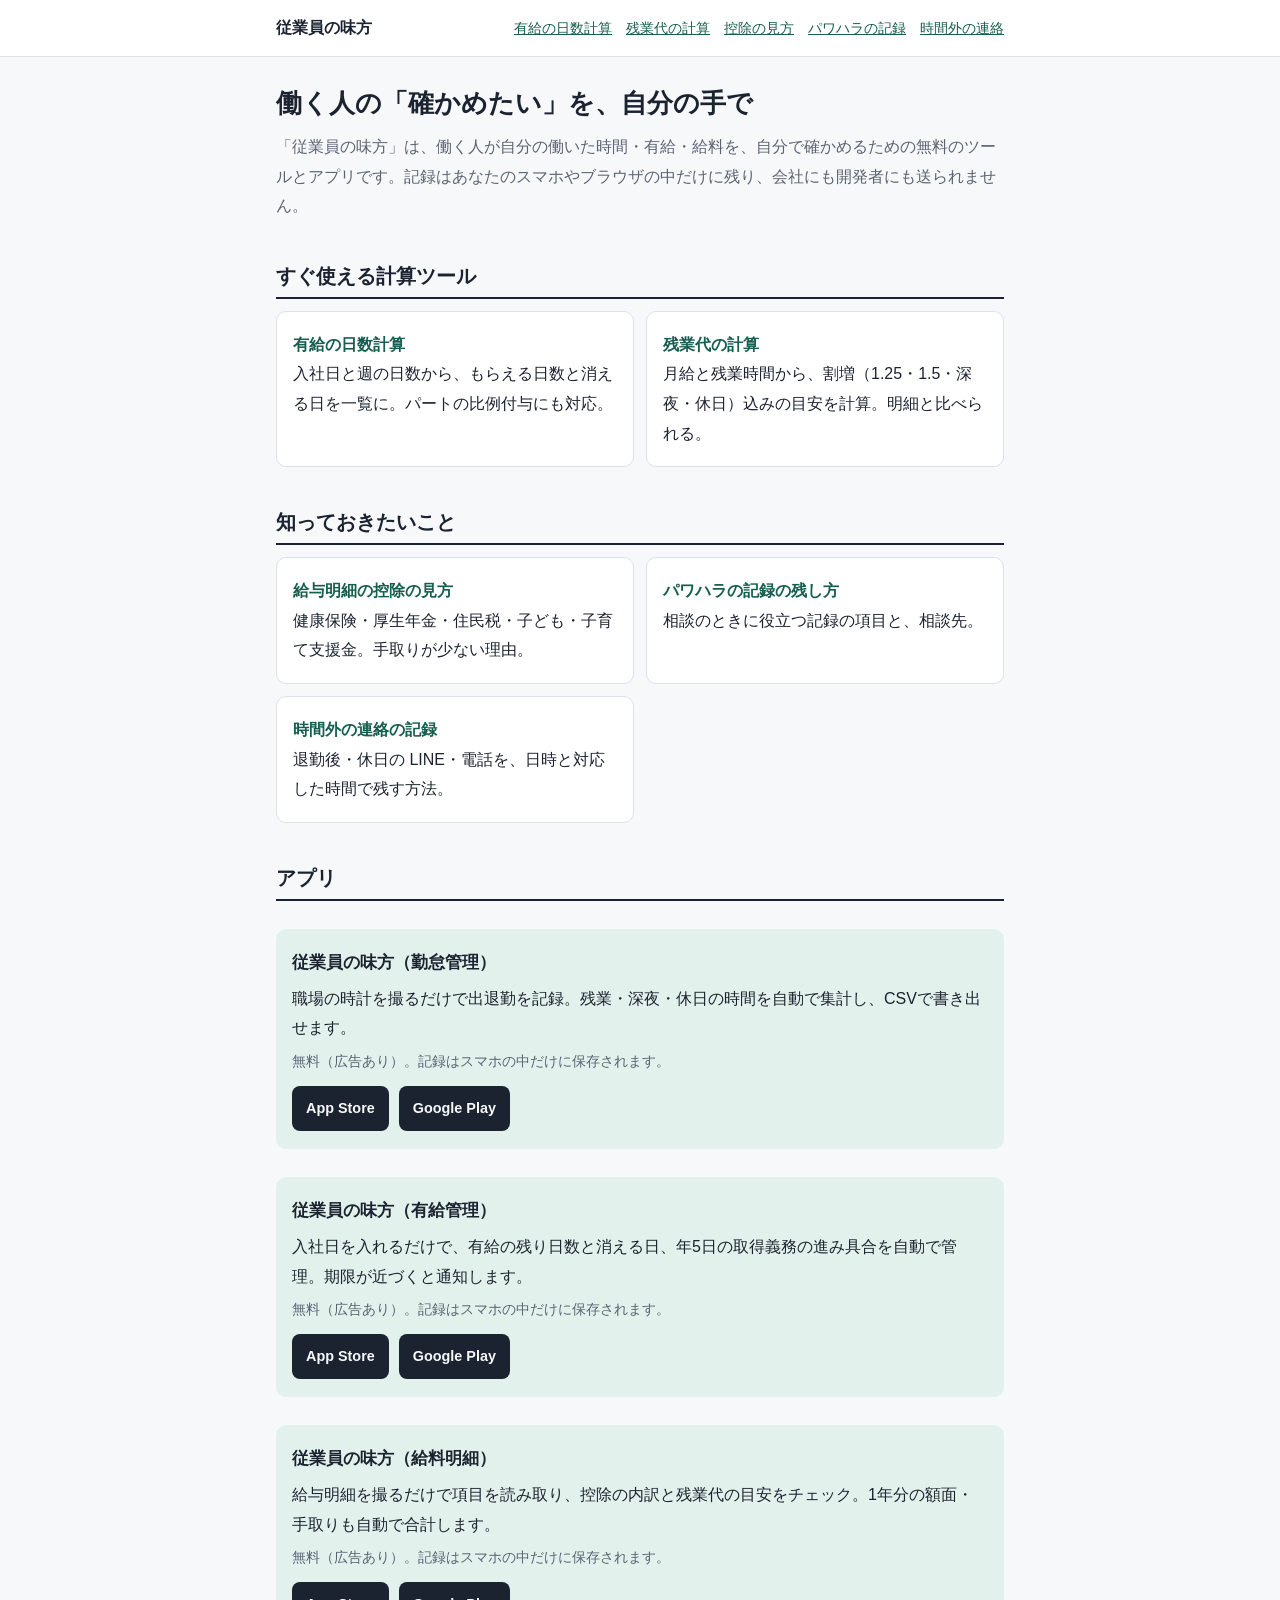
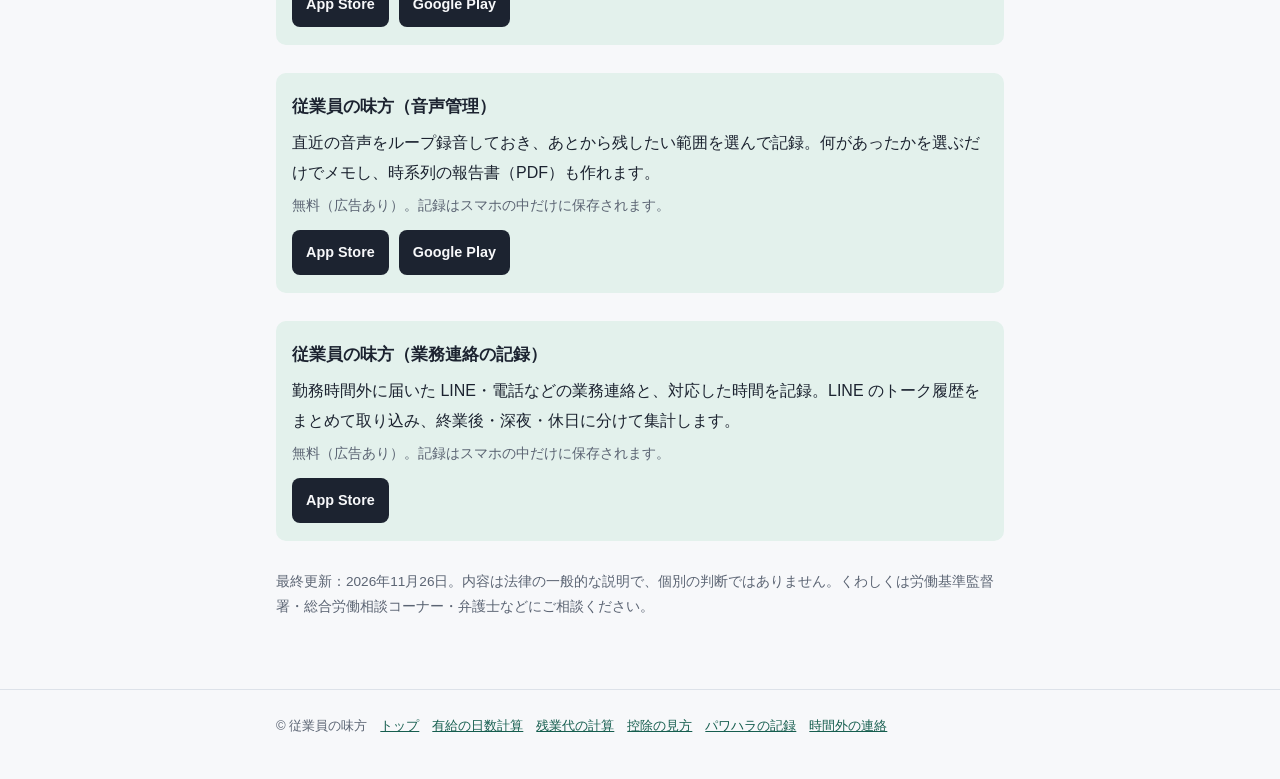
<file: index.html>
<!doctype html>
<html lang="ja">
<head>
<meta charset="utf-8">
<meta name="viewport" content="width=device-width,initial-scale=1">
<title>従業員の味方｜有給・残業代の計算と、働く人のための記録アプリ</title>
<meta name="description" content="有給の日数計算・残業代の計算が無料でできます。勤怠記録・有給管理・給料明細チェック・証拠録音・業務連絡の記録の5つのアプリで、働いた時間・有給・給料・時間外の連絡を自分で確かめられます。">
<link rel="canonical" href="https://4583342.github.io/">
<meta property="og:type" content="website">
<meta property="og:site_name" content="従業員の味方">
<meta property="og:title" content="従業員の味方｜有給・残業代の計算と、働く人のための記録アプリ">
<meta property="og:description" content="有給の日数計算・残業代の計算が無料でできます。勤怠記録・有給管理・給料明細チェック・証拠録音・業務連絡の記録の5つのアプリで、働いた時間・有給・給料・時間外の連絡を自分で確かめられます。">
<meta property="og:url" content="https://4583342.github.io/">
<meta property="og:locale" content="ja_JP">
<meta property="og:image" content="https://4583342.github.io/og/top.jpg">
<meta property="og:image:width" content="1280">
<meta property="og:image:height" content="670">
<meta name="twitter:card" content="summary_large_image">
<meta name="theme-color" content="#165e4f">
<link rel="stylesheet" href="./style.css">
<script type="application/ld+json">{"@context":"https://schema.org","@type":"WebSite","name":"従業員の味方","url":"https://4583342.github.io/"}</script>
<script type="application/ld+json">{"@context":"https://schema.org","@type":"MobileApplication","name":"従業員の味方（勤怠管理）","description":"職場の時計を撮るだけで出退勤を記録。残業・深夜・休日の時間を自動で集計し、CSVで書き出せます。","operatingSystem":"iOS, Android","applicationCategory":"BusinessApplication","offers":{"@type":"Offer","price":"0","priceCurrency":"JPY"},"installUrl":"https://apps.apple.com/jp/app/id6806583647","sameAs":["https://apps.apple.com/jp/app/id6806583647","https://play.google.com/store/apps/details?id=com.mikata.attendanceapp"]}</script>
<script type="application/ld+json">{"@context":"https://schema.org","@type":"MobileApplication","name":"従業員の味方（有給管理）","description":"入社日を入れるだけで、有給の残り日数と消える日、年5日の取得義務の進み具合を自動で管理。期限が近づくと通知します。","operatingSystem":"iOS, Android","applicationCategory":"BusinessApplication","offers":{"@type":"Offer","price":"0","priceCurrency":"JPY"},"installUrl":"https://apps.apple.com/jp/app/id6808507726","sameAs":["https://apps.apple.com/jp/app/id6808507726","https://play.google.com/store/apps/details?id=com.mikata.paidleaveapp"]}</script>
<script type="application/ld+json">{"@context":"https://schema.org","@type":"MobileApplication","name":"従業員の味方（給料明細）","description":"給与明細を撮るだけで項目を読み取り、控除の内訳と残業代の目安をチェック。1年分の額面・手取りも自動で合計します。","operatingSystem":"iOS, Android","applicationCategory":"BusinessApplication","offers":{"@type":"Offer","price":"0","priceCurrency":"JPY"},"installUrl":"https://apps.apple.com/jp/app/id6811275666","sameAs":["https://apps.apple.com/jp/app/id6811275666","https://play.google.com/store/apps/details?id=com.mikata.payslipapp"]}</script>
<script type="application/ld+json">{"@context":"https://schema.org","@type":"MobileApplication","name":"従業員の味方（音声管理）","description":"直近の音声をループ録音しておき、あとから残したい範囲を選んで記録。何があったかを選ぶだけでメモし、時系列の報告書（PDF）も作れます。","operatingSystem":"iOS, Android","applicationCategory":"BusinessApplication","offers":{"@type":"Offer","price":"0","priceCurrency":"JPY"},"installUrl":"https://apps.apple.com/jp/app/id6808587585","sameAs":["https://apps.apple.com/jp/app/id6808587585","https://play.google.com/store/apps/details?id=com.mikata.pokereko"]}</script>
<script type="application/ld+json">{"@context":"https://schema.org","@type":"MobileApplication","name":"従業員の味方（業務連絡の記録）","description":"勤務時間外に届いた LINE・電話などの業務連絡と、対応した時間を記録。LINE のトーク履歴をまとめて取り込み、終業後・深夜・休日に分けて集計します。","operatingSystem":"iOS","applicationCategory":"BusinessApplication","offers":{"@type":"Offer","price":"0","priceCurrency":"JPY"},"installUrl":"https://apps.apple.com/jp/app/id6829344395","sameAs":["https://apps.apple.com/jp/app/id6829344395"]}</script>
</head>
<body>
<header class="site"><div class="wrap"><a class="logo" href="./">従業員の味方</a><nav><a href="./yukyu/">有給の日数計算</a><a href="./zangyo/">残業代の計算</a><a href="./kojo/">控除の見方</a><a href="./pawahara/">パワハラの記録</a><a href="./renraku/">時間外の連絡</a></nav></div></header>
<main><div class="wrap">
<h1>働く人の「確かめたい」を、自分の手で</h1>
<p class="lead">「従業員の味方」は、働く人が自分の働いた時間・有給・給料を、自分で確かめるための無料のツールとアプリです。記録はあなたのスマホやブラウザの中だけに残り、会社にも開発者にも送られません。</p>

<h2>すぐ使える計算ツール</h2>
<div class="grid">
  <a class="card" href="yukyu/"><b>有給の日数計算</b><br>入社日と週の日数から、もらえる日数と消える日を一覧に。パートの比例付与にも対応。</a>
  <a class="card" href="zangyo/"><b>残業代の計算</b><br>月給と残業時間から、割増（1.25・1.5・深夜・休日）込みの目安を計算。明細と比べられる。</a>
</div>

<h2>知っておきたいこと</h2>
<div class="grid">
  <a class="card" href="kojo/"><b>給与明細の控除の見方</b><br>健康保険・厚生年金・住民税・子ども・子育て支援金。手取りが少ない理由。</a>
  <a class="card" href="pawahara/"><b>パワハラの記録の残し方</b><br>相談のときに役立つ記録の項目と、相談先。</a>
  <a class="card" href="renraku/"><b>時間外の連絡の記録</b><br>退勤後・休日の LINE・電話を、日時と対応した時間で残す方法。</a>
</div>

<h2>アプリ</h2>
<aside class="app"><b>従業員の味方（勤怠管理）</b><span>職場の時計を撮るだけで出退勤を記録。残業・深夜・休日の時間を自動で集計し、CSVで書き出せます。</span><span class="note">無料（広告あり）。記録はスマホの中だけに保存されます。</span><div class="stores"><a href="https://apps.apple.com/jp/app/id6806583647" rel="noopener">App Store</a><a href="https://play.google.com/store/apps/details?id=com.mikata.attendanceapp&referrer=utm_source%3Dwebsite%26utm_medium%3Dtop" rel="noopener">Google Play</a></div></aside>
<aside class="app"><b>従業員の味方（有給管理）</b><span>入社日を入れるだけで、有給の残り日数と消える日、年5日の取得義務の進み具合を自動で管理。期限が近づくと通知します。</span><span class="note">無料（広告あり）。記録はスマホの中だけに保存されます。</span><div class="stores"><a href="https://apps.apple.com/jp/app/id6808507726" rel="noopener">App Store</a><a href="https://play.google.com/store/apps/details?id=com.mikata.paidleaveapp&referrer=utm_source%3Dwebsite%26utm_medium%3Dtop" rel="noopener">Google Play</a></div></aside>
<aside class="app"><b>従業員の味方（給料明細）</b><span>給与明細を撮るだけで項目を読み取り、控除の内訳と残業代の目安をチェック。1年分の額面・手取りも自動で合計します。</span><span class="note">無料（広告あり）。記録はスマホの中だけに保存されます。</span><div class="stores"><a href="https://apps.apple.com/jp/app/id6811275666" rel="noopener">App Store</a><a href="https://play.google.com/store/apps/details?id=com.mikata.payslipapp&referrer=utm_source%3Dwebsite%26utm_medium%3Dtop" rel="noopener">Google Play</a></div></aside>
<aside class="app"><b>従業員の味方（音声管理）</b><span>直近の音声をループ録音しておき、あとから残したい範囲を選んで記録。何があったかを選ぶだけでメモし、時系列の報告書（PDF）も作れます。</span><span class="note">無料（広告あり）。記録はスマホの中だけに保存されます。</span><div class="stores"><a href="https://apps.apple.com/jp/app/id6808587585" rel="noopener">App Store</a><a href="https://play.google.com/store/apps/details?id=com.mikata.pokereko&referrer=utm_source%3Dwebsite%26utm_medium%3Dtop" rel="noopener">Google Play</a></div></aside>
<aside class="app"><b>従業員の味方（業務連絡の記録）</b><span>勤務時間外に届いた LINE・電話などの業務連絡と、対応した時間を記録。LINE のトーク履歴をまとめて取り込み、終業後・深夜・休日に分けて集計します。</span><span class="note">無料（広告あり）。記録はスマホの中だけに保存されます。</span><div class="stores"><a href="https://apps.apple.com/jp/app/id6829344395" rel="noopener">App Store</a></div></aside>

<p class="note">最終更新：2026年11月26日。内容は法律の一般的な説明で、個別の判断ではありません。くわしくは労働基準監督署・総合労働相談コーナー・弁護士などにご相談ください。</p>
</div></main>
<footer><div class="wrap">© 従業員の味方　<a href="./">トップ</a>　<a href="./yukyu/">有給の日数計算</a>　<a href="./zangyo/">残業代の計算</a>　<a href="./kojo/">控除の見方</a>　<a href="./pawahara/">パワハラの記録</a>　<a href="./renraku/">時間外の連絡</a></div></footer>
</body>
</html>
</file>
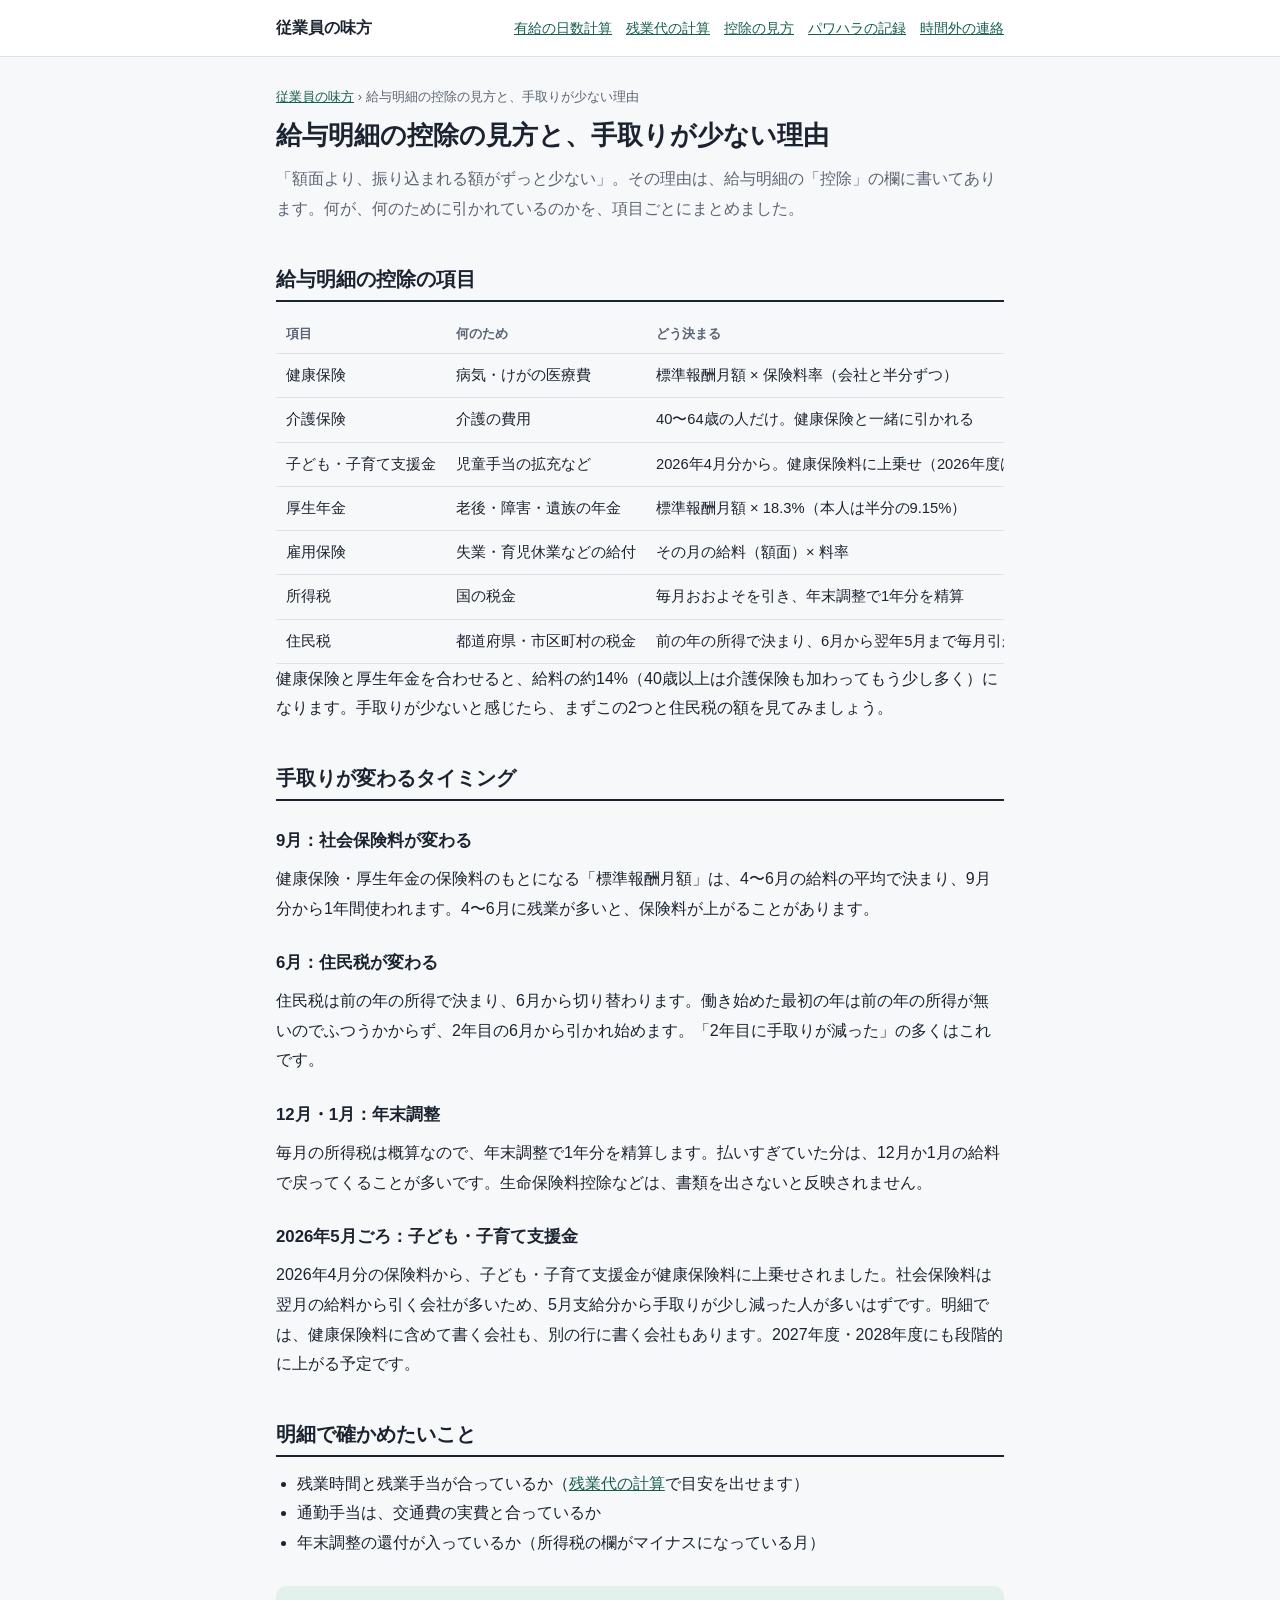
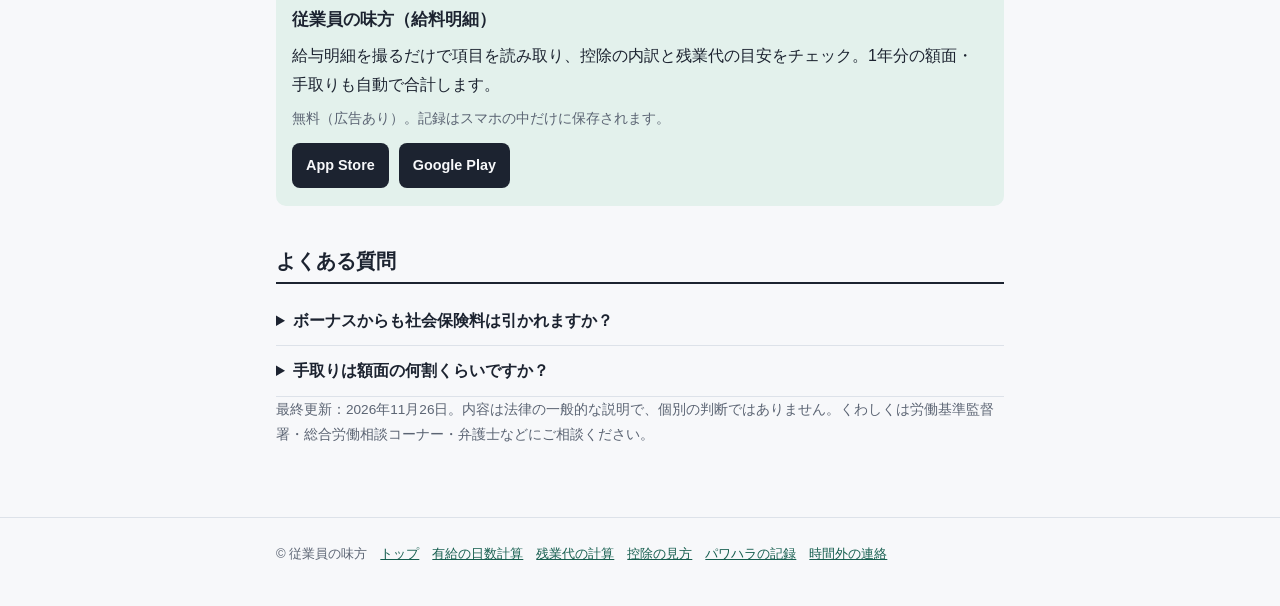
<file: kojo/index.html>
<!doctype html>
<html lang="ja">
<head>
<meta charset="utf-8">
<meta name="viewport" content="width=device-width,initial-scale=1">
<title>給与明細の控除の見方｜手取りが少ない理由と子ども・子育て支援金</title>
<meta name="description" content="健康保険・厚生年金・雇用保険・所得税・住民税、2026年4月からの子ども・子育て支援金まで、給与明細で引かれているお金の意味と、手取りが変わるタイミングをまとめました。">
<link rel="canonical" href="https://4583342.github.io/kojo/">
<meta property="og:type" content="article">
<meta property="og:site_name" content="従業員の味方">
<meta property="og:title" content="給与明細の控除の見方｜手取りが少ない理由と子ども・子育て支援金">
<meta property="og:description" content="健康保険・厚生年金・雇用保険・所得税・住民税、2026年4月からの子ども・子育て支援金まで、給与明細で引かれているお金の意味と、手取りが変わるタイミングをまとめました。">
<meta property="og:url" content="https://4583342.github.io/kojo/">
<meta property="og:locale" content="ja_JP">
<meta property="og:image" content="https://4583342.github.io/og/kojo.jpg">
<meta property="og:image:width" content="1280">
<meta property="og:image:height" content="670">
<meta name="twitter:card" content="summary_large_image">
<meta name="apple-itunes-app" content="app-id=6811275666">
<meta name="theme-color" content="#165e4f">
<link rel="stylesheet" href="../style.css">
<script type="application/ld+json">{"@context":"https://schema.org","@type":"BreadcrumbList","itemListElement":[{"@type":"ListItem","position":1,"name":"従業員の味方","item":"https://4583342.github.io/"},{"@type":"ListItem","position":2,"name":"給与明細の控除の見方と、手取りが少ない理由","item":"https://4583342.github.io/kojo/"}]}</script>
<script type="application/ld+json">{"@context":"https://schema.org","@type":"MobileApplication","name":"従業員の味方（給料明細）","description":"給与明細を撮るだけで項目を読み取り、控除の内訳と残業代の目安をチェック。1年分の額面・手取りも自動で合計します。","operatingSystem":"iOS, Android","applicationCategory":"BusinessApplication","offers":{"@type":"Offer","price":"0","priceCurrency":"JPY"},"installUrl":"https://apps.apple.com/jp/app/id6811275666","sameAs":["https://apps.apple.com/jp/app/id6811275666","https://play.google.com/store/apps/details?id=com.mikata.payslipapp"]}</script>
<script type="application/ld+json">{"@context":"https://schema.org","@type":"FAQPage","mainEntity":[{"@type":"Question","name":"ボーナスからも社会保険料は引かれますか？","acceptedAnswer":{"@type":"Answer","text":"はい。賞与にも健康保険・厚生年金・雇用保険がかかり、所得税も引かれます。住民税は、ふつう賞与からは引かれません。"}},{"@type":"Question","name":"手取りは額面の何割くらいですか？","acceptedAnswer":{"@type":"Answer","text":"年齢・扶養・住んでいる地域で変わりますが、おおよそ額面の75〜85%が目安です。正確な額は、ご自分の明細の控除の合計で確かめてください。"}}]}</script>
</head>
<body>
<header class="site"><div class="wrap"><a class="logo" href="../">従業員の味方</a><nav><a href="../yukyu/">有給の日数計算</a><a href="../zangyo/">残業代の計算</a><a href="../kojo/">控除の見方</a><a href="../pawahara/">パワハラの記録</a><a href="../renraku/">時間外の連絡</a></nav></div></header>
<main><div class="wrap">
<p class="crumb"><a href="../">従業員の味方</a> › 給与明細の控除の見方と、手取りが少ない理由</p><h1>給与明細の控除の見方と、手取りが少ない理由</h1>
<p class="lead">「額面より、振り込まれる額がずっと少ない」。その理由は、給与明細の「控除」の欄に書いてあります。何が、何のために引かれているのかを、項目ごとにまとめました。</p>

<h2>給与明細の控除の項目</h2>
<div class="tbl"><table>
  <thead><tr><th>項目</th><th>何のため</th><th>どう決まる</th></tr></thead>
  <tbody>
    <tr><td>健康保険</td><td>病気・けがの医療費</td><td>標準報酬月額 × 保険料率（会社と半分ずつ）</td></tr>
    <tr><td>介護保険</td><td>介護の費用</td><td>40〜64歳の人だけ。健康保険と一緒に引かれる</td></tr>
    <tr><td>子ども・子育て支援金</td><td>児童手当の拡充など</td><td>2026年4月分から。健康保険料に上乗せ（2026年度は本人0.115%）</td></tr>
    <tr><td>厚生年金</td><td>老後・障害・遺族の年金</td><td>標準報酬月額 × 18.3%（本人は半分の9.15%）</td></tr>
    <tr><td>雇用保険</td><td>失業・育児休業などの給付</td><td>その月の給料（額面）× 料率</td></tr>
    <tr><td>所得税</td><td>国の税金</td><td>毎月おおよそを引き、年末調整で1年分を精算</td></tr>
    <tr><td>住民税</td><td>都道府県・市区町村の税金</td><td>前の年の所得で決まり、6月から翌年5月まで毎月引かれる</td></tr>
  </tbody>
</table></div>
<p>健康保険と厚生年金を合わせると、給料の約14%（40歳以上は介護保険も加わってもう少し多く）になります。手取りが少ないと感じたら、まずこの2つと住民税の額を見てみましょう。</p>

<h2>手取りが変わるタイミング</h2>
<h3>9月：社会保険料が変わる</h3>
<p>健康保険・厚生年金の保険料のもとになる「標準報酬月額」は、4〜6月の給料の平均で決まり、9月分から1年間使われます。4〜6月に残業が多いと、保険料が上がることがあります。</p>
<h3>6月：住民税が変わる</h3>
<p>住民税は前の年の所得で決まり、6月から切り替わります。働き始めた最初の年は前の年の所得が無いのでふつうかからず、2年目の6月から引かれ始めます。「2年目に手取りが減った」の多くはこれです。</p>
<h3>12月・1月：年末調整</h3>
<p>毎月の所得税は概算なので、年末調整で1年分を精算します。払いすぎていた分は、12月か1月の給料で戻ってくることが多いです。生命保険料控除などは、書類を出さないと反映されません。</p>
<h3>2026年5月ごろ：子ども・子育て支援金</h3>
<p>2026年4月分の保険料から、子ども・子育て支援金が健康保険料に上乗せされました。社会保険料は翌月の給料から引く会社が多いため、5月支給分から手取りが少し減った人が多いはずです。明細では、健康保険料に含めて書く会社も、別の行に書く会社もあります。2027年度・2028年度にも段階的に上がる予定です。</p>

<h2>明細で確かめたいこと</h2>
<ul>
  <li>残業時間と残業手当が合っているか（<a href="../zangyo/">残業代の計算</a>で目安を出せます）</li>
  <li>通勤手当は、交通費の実費と合っているか</li>
  <li>年末調整の還付が入っているか（所得税の欄がマイナスになっている月）</li>
</ul>

<aside class="app"><b>従業員の味方（給料明細）</b><span>給与明細を撮るだけで項目を読み取り、控除の内訳と残業代の目安をチェック。1年分の額面・手取りも自動で合計します。</span><span class="note">無料（広告あり）。記録はスマホの中だけに保存されます。</span><div class="stores"><a href="https://apps.apple.com/jp/app/id6811275666" rel="noopener">App Store</a><a href="https://play.google.com/store/apps/details?id=com.mikata.payslipapp&referrer=utm_source%3Dwebsite%26utm_medium%3Dkojo" rel="noopener">Google Play</a></div></aside>

<h2>よくある質問</h2>
<details><summary>ボーナスからも社会保険料は引かれますか？</summary><p>はい。賞与にも健康保険・厚生年金・雇用保険がかかり、所得税も引かれます。住民税は、ふつう賞与からは引かれません。</p></details>
<details><summary>手取りは額面の何割くらいですか？</summary><p>年齢・扶養・住んでいる地域で変わりますが、おおよそ額面の75〜85%が目安です。正確な額は、ご自分の明細の控除の合計で確かめてください。</p></details>

<p class="note">最終更新：2026年11月26日。内容は法律の一般的な説明で、個別の判断ではありません。くわしくは労働基準監督署・総合労働相談コーナー・弁護士などにご相談ください。</p>
</div></main>
<footer><div class="wrap">© 従業員の味方　<a href="../">トップ</a>　<a href="../yukyu/">有給の日数計算</a>　<a href="../zangyo/">残業代の計算</a>　<a href="../kojo/">控除の見方</a>　<a href="../pawahara/">パワハラの記録</a>　<a href="../renraku/">時間外の連絡</a></div></footer>
</body>
</html>
</file>
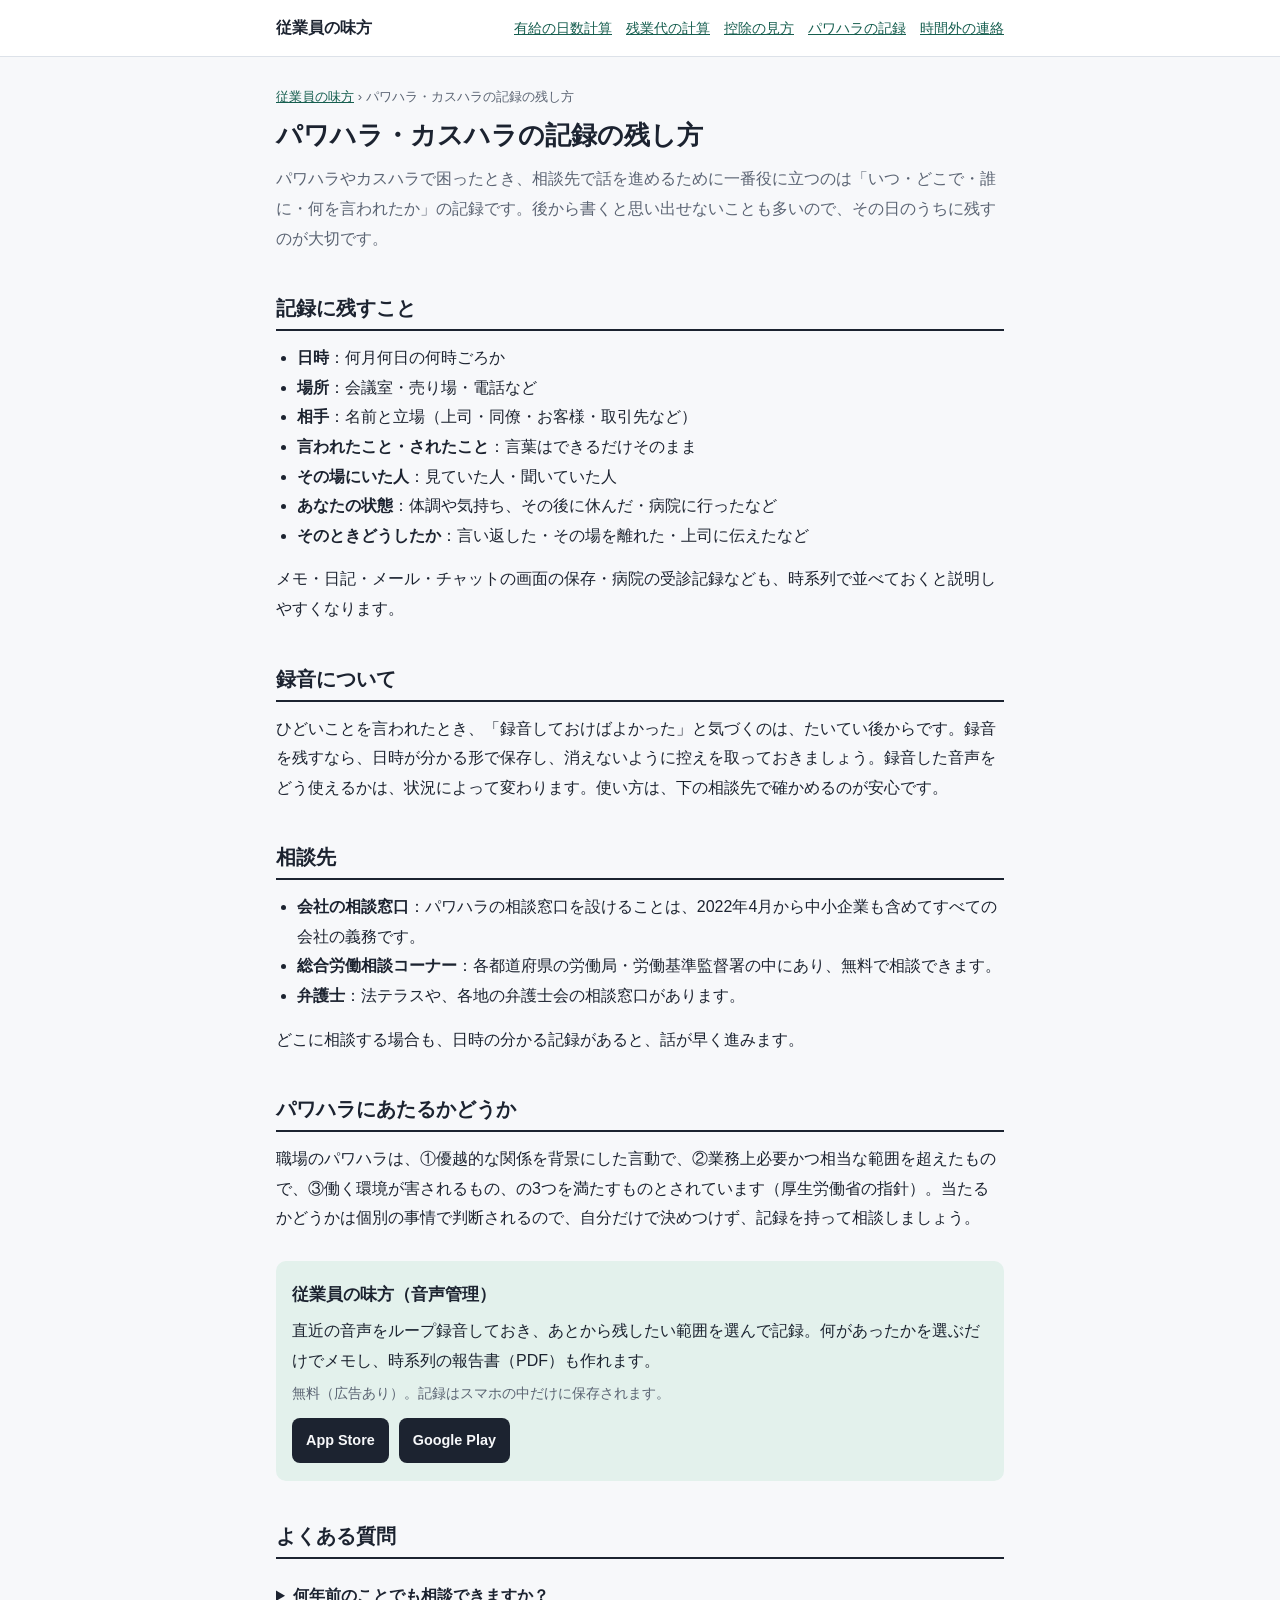
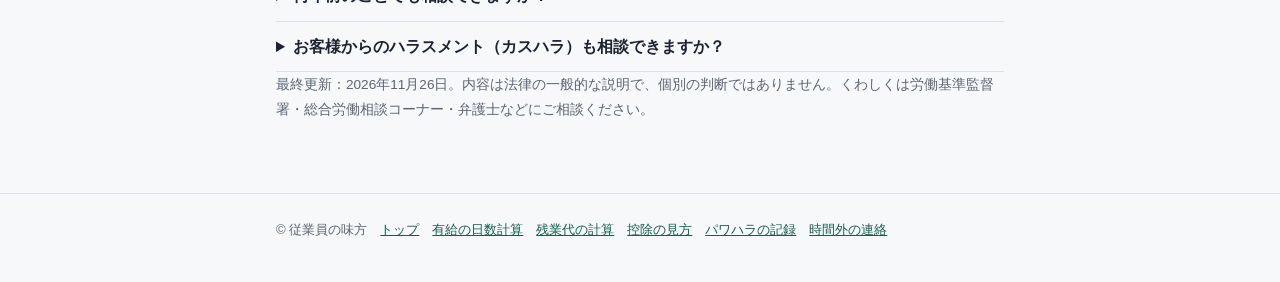
<file: pawahara/index.html>
<!doctype html>
<html lang="ja">
<head>
<meta charset="utf-8">
<meta name="viewport" content="width=device-width,initial-scale=1">
<title>パワハラの記録の残し方｜相談に役立つメモの項目と相談先</title>
<meta name="description" content="パワハラやカスハラにあったとき、相談で役立つ記録の項目（日時・場所・相手・言われたこと）と、録音の残し方、会社の窓口・総合労働相談コーナーなどの相談先をまとめました。">
<link rel="canonical" href="https://4583342.github.io/pawahara/">
<meta property="og:type" content="article">
<meta property="og:site_name" content="従業員の味方">
<meta property="og:title" content="パワハラの記録の残し方｜相談に役立つメモの項目と相談先">
<meta property="og:description" content="パワハラやカスハラにあったとき、相談で役立つ記録の項目（日時・場所・相手・言われたこと）と、録音の残し方、会社の窓口・総合労働相談コーナーなどの相談先をまとめました。">
<meta property="og:url" content="https://4583342.github.io/pawahara/">
<meta property="og:locale" content="ja_JP">
<meta property="og:image" content="https://4583342.github.io/og/pawahara.jpg">
<meta property="og:image:width" content="1280">
<meta property="og:image:height" content="670">
<meta name="twitter:card" content="summary_large_image">
<meta name="apple-itunes-app" content="app-id=6808587585">
<meta name="theme-color" content="#165e4f">
<link rel="stylesheet" href="../style.css">
<script type="application/ld+json">{"@context":"https://schema.org","@type":"BreadcrumbList","itemListElement":[{"@type":"ListItem","position":1,"name":"従業員の味方","item":"https://4583342.github.io/"},{"@type":"ListItem","position":2,"name":"パワハラ・カスハラの記録の残し方","item":"https://4583342.github.io/pawahara/"}]}</script>
<script type="application/ld+json">{"@context":"https://schema.org","@type":"MobileApplication","name":"従業員の味方（音声管理）","description":"直近の音声をループ録音しておき、あとから残したい範囲を選んで記録。何があったかを選ぶだけでメモし、時系列の報告書（PDF）も作れます。","operatingSystem":"iOS, Android","applicationCategory":"BusinessApplication","offers":{"@type":"Offer","price":"0","priceCurrency":"JPY"},"installUrl":"https://apps.apple.com/jp/app/id6808587585","sameAs":["https://apps.apple.com/jp/app/id6808587585","https://play.google.com/store/apps/details?id=com.mikata.pokereko"]}</script>
<script type="application/ld+json">{"@context":"https://schema.org","@type":"FAQPage","mainEntity":[{"@type":"Question","name":"何年前のことでも相談できますか？","acceptedAnswer":{"@type":"Answer","text":"相談はいつでもできます。ただ、時間がたつほど記憶や証拠があいまいになるので、早めに記録を残し、相談するのがおすすめです。"}},{"@type":"Question","name":"お客様からのハラスメント（カスハラ）も相談できますか？","acceptedAnswer":{"@type":"Answer","text":"はい。会社の相談窓口や総合労働相談コーナーで相談できます。社内の相手と社外の相手を分けて記録しておくと、整理しやすくなります。"}}]}</script>
</head>
<body>
<header class="site"><div class="wrap"><a class="logo" href="../">従業員の味方</a><nav><a href="../yukyu/">有給の日数計算</a><a href="../zangyo/">残業代の計算</a><a href="../kojo/">控除の見方</a><a href="../pawahara/">パワハラの記録</a><a href="../renraku/">時間外の連絡</a></nav></div></header>
<main><div class="wrap">
<p class="crumb"><a href="../">従業員の味方</a> › パワハラ・カスハラの記録の残し方</p><h1>パワハラ・カスハラの記録の残し方</h1>
<p class="lead">パワハラやカスハラで困ったとき、相談先で話を進めるために一番役に立つのは「いつ・どこで・誰に・何を言われたか」の記録です。後から書くと思い出せないことも多いので、その日のうちに残すのが大切です。</p>

<h2>記録に残すこと</h2>
<ul>
  <li><b>日時</b>：何月何日の何時ごろか</li>
  <li><b>場所</b>：会議室・売り場・電話など</li>
  <li><b>相手</b>：名前と立場（上司・同僚・お客様・取引先など）</li>
  <li><b>言われたこと・されたこと</b>：言葉はできるだけそのまま</li>
  <li><b>その場にいた人</b>：見ていた人・聞いていた人</li>
  <li><b>あなたの状態</b>：体調や気持ち、その後に休んだ・病院に行ったなど</li>
  <li><b>そのときどうしたか</b>：言い返した・その場を離れた・上司に伝えたなど</li>
</ul>
<p>メモ・日記・メール・チャットの画面の保存・病院の受診記録なども、時系列で並べておくと説明しやすくなります。</p>

<h2>録音について</h2>
<p>ひどいことを言われたとき、「録音しておけばよかった」と気づくのは、たいてい後からです。録音を残すなら、日時が分かる形で保存し、消えないように控えを取っておきましょう。録音した音声をどう使えるかは、状況によって変わります。使い方は、下の相談先で確かめるのが安心です。</p>

<h2>相談先</h2>
<ul>
  <li><b>会社の相談窓口</b>：パワハラの相談窓口を設けることは、2022年4月から中小企業も含めてすべての会社の義務です。</li>
  <li><b>総合労働相談コーナー</b>：各都道府県の労働局・労働基準監督署の中にあり、無料で相談できます。</li>
  <li><b>弁護士</b>：法テラスや、各地の弁護士会の相談窓口があります。</li>
</ul>
<p>どこに相談する場合も、日時の分かる記録があると、話が早く進みます。</p>

<h2>パワハラにあたるかどうか</h2>
<p>職場のパワハラは、①優越的な関係を背景にした言動で、②業務上必要かつ相当な範囲を超えたもので、③働く環境が害されるもの、の3つを満たすものとされています（厚生労働省の指針）。当たるかどうかは個別の事情で判断されるので、自分だけで決めつけず、記録を持って相談しましょう。</p>

<aside class="app"><b>従業員の味方（音声管理）</b><span>直近の音声をループ録音しておき、あとから残したい範囲を選んで記録。何があったかを選ぶだけでメモし、時系列の報告書（PDF）も作れます。</span><span class="note">無料（広告あり）。記録はスマホの中だけに保存されます。</span><div class="stores"><a href="https://apps.apple.com/jp/app/id6808587585" rel="noopener">App Store</a><a href="https://play.google.com/store/apps/details?id=com.mikata.pokereko&referrer=utm_source%3Dwebsite%26utm_medium%3Dpawahara" rel="noopener">Google Play</a></div></aside>

<h2>よくある質問</h2>
<details><summary>何年前のことでも相談できますか？</summary><p>相談はいつでもできます。ただ、時間がたつほど記憶や証拠があいまいになるので、早めに記録を残し、相談するのがおすすめです。</p></details>
<details><summary>お客様からのハラスメント（カスハラ）も相談できますか？</summary><p>はい。会社の相談窓口や総合労働相談コーナーで相談できます。社内の相手と社外の相手を分けて記録しておくと、整理しやすくなります。</p></details>

<p class="note">最終更新：2026年11月26日。内容は法律の一般的な説明で、個別の判断ではありません。くわしくは労働基準監督署・総合労働相談コーナー・弁護士などにご相談ください。</p>
</div></main>
<footer><div class="wrap">© 従業員の味方　<a href="../">トップ</a>　<a href="../yukyu/">有給の日数計算</a>　<a href="../zangyo/">残業代の計算</a>　<a href="../kojo/">控除の見方</a>　<a href="../pawahara/">パワハラの記録</a>　<a href="../renraku/">時間外の連絡</a></div></footer>
</body>
</html>
</file>
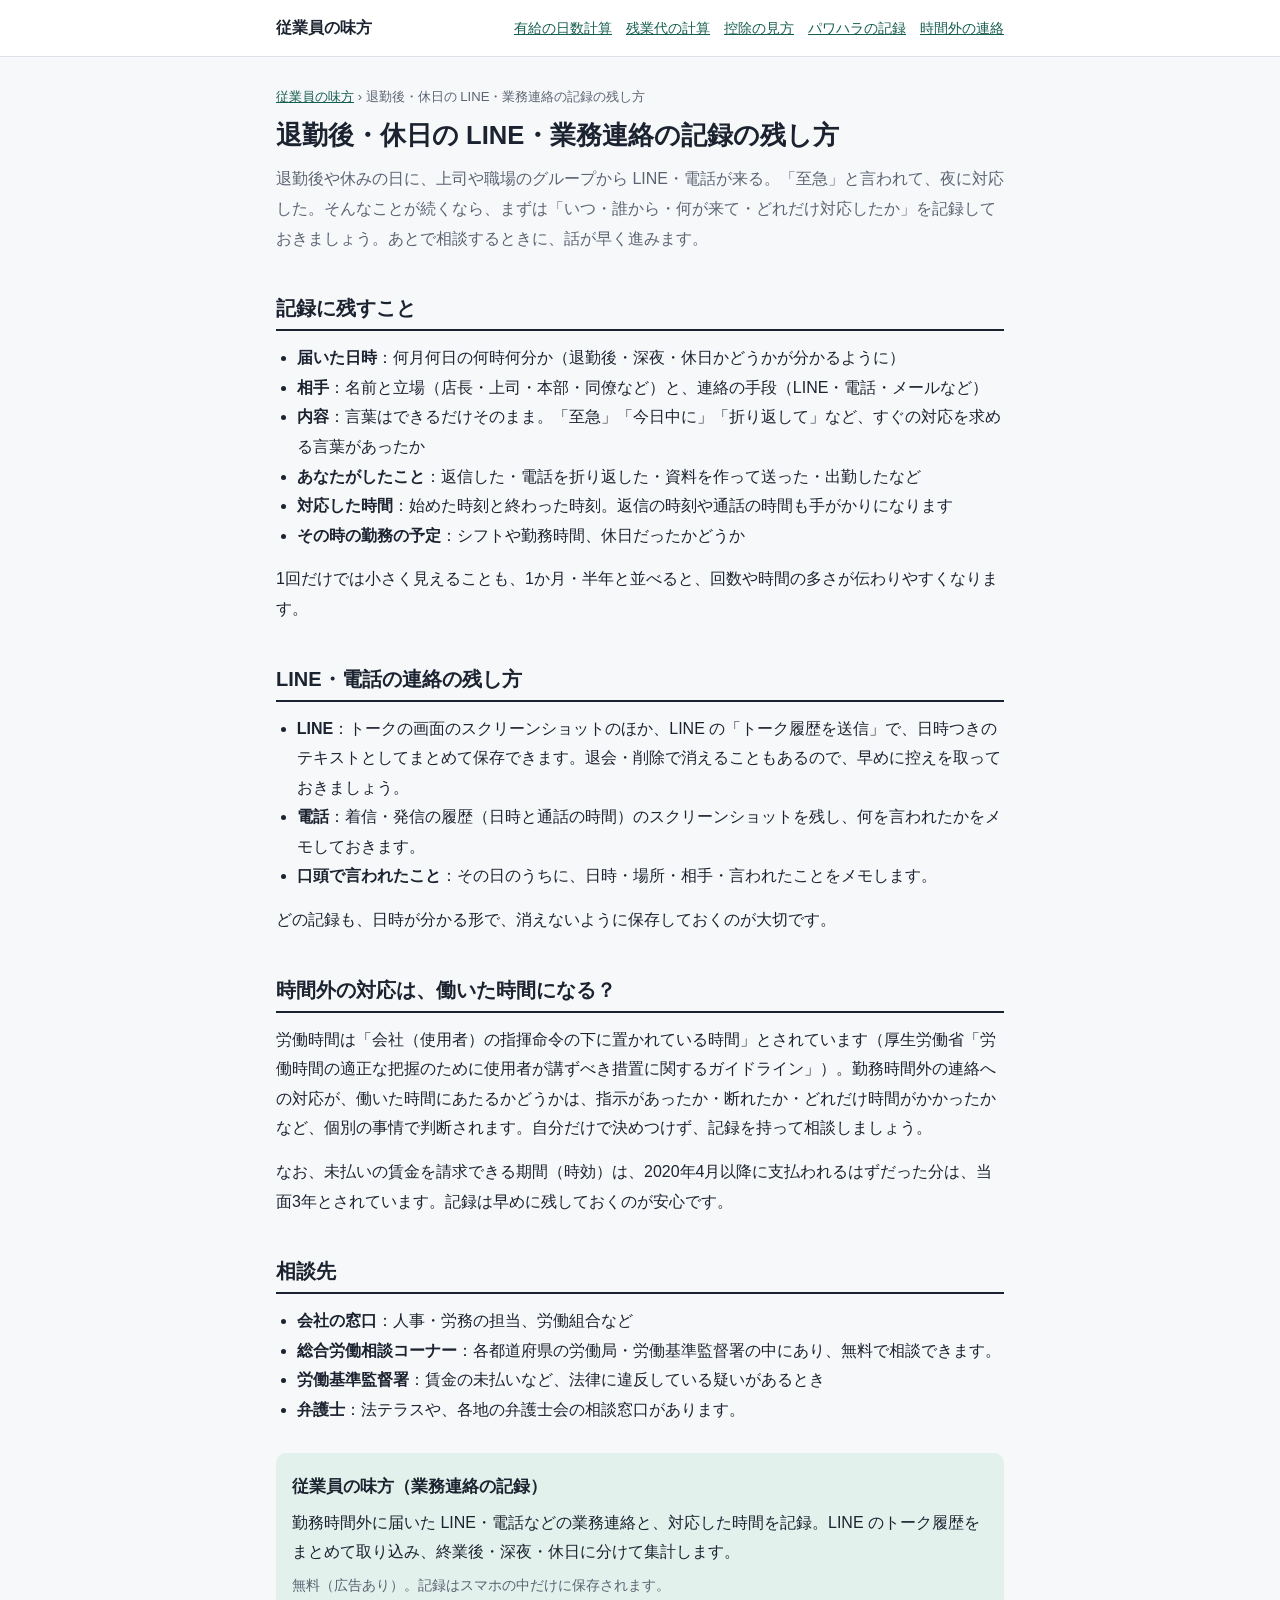
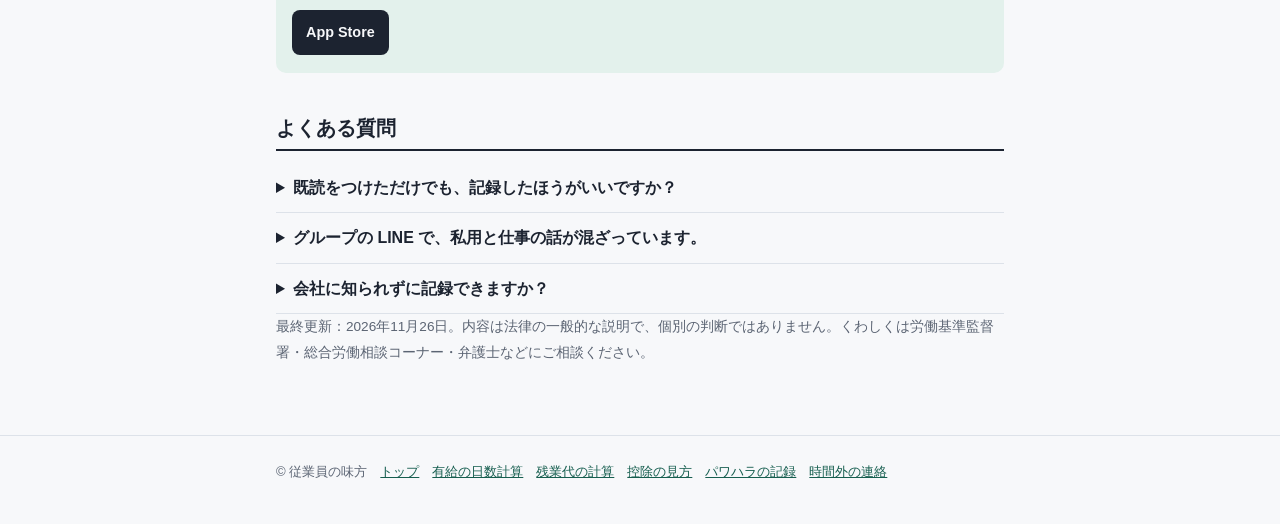
<file: renraku/index.html>
<!doctype html>
<html lang="ja">
<head>
<meta charset="utf-8">
<meta name="viewport" content="width=device-width,initial-scale=1">
<title>退勤後・休日のLINE・業務連絡の記録の残し方｜時間外の対応は労働時間？</title>
<meta name="description" content="退勤後や休日に届く LINE・電話などの業務連絡。相談に役立つ記録の項目（日時・相手・内容・対応した時間）と、LINE のトーク履歴の残し方、時間外の対応が労働時間にあたるかの考え方、相談先をまとめました。">
<link rel="canonical" href="https://4583342.github.io/renraku/">
<meta property="og:type" content="article">
<meta property="og:site_name" content="従業員の味方">
<meta property="og:title" content="退勤後・休日のLINE・業務連絡の記録の残し方｜時間外の対応は労働時間？">
<meta property="og:description" content="退勤後や休日に届く LINE・電話などの業務連絡。相談に役立つ記録の項目（日時・相手・内容・対応した時間）と、LINE のトーク履歴の残し方、時間外の対応が労働時間にあたるかの考え方、相談先をまとめました。">
<meta property="og:url" content="https://4583342.github.io/renraku/">
<meta property="og:locale" content="ja_JP">
<meta property="og:image" content="https://4583342.github.io/og/renraku.jpg">
<meta property="og:image:width" content="1280">
<meta property="og:image:height" content="670">
<meta name="twitter:card" content="summary_large_image">
<meta name="apple-itunes-app" content="app-id=6829344395">
<meta name="theme-color" content="#165e4f">
<link rel="stylesheet" href="../style.css">
<script type="application/ld+json">{"@context":"https://schema.org","@type":"BreadcrumbList","itemListElement":[{"@type":"ListItem","position":1,"name":"従業員の味方","item":"https://4583342.github.io/"},{"@type":"ListItem","position":2,"name":"退勤後・休日の LINE・業務連絡の記録の残し方","item":"https://4583342.github.io/renraku/"}]}</script>
<script type="application/ld+json">{"@context":"https://schema.org","@type":"MobileApplication","name":"従業員の味方（業務連絡の記録）","description":"勤務時間外に届いた LINE・電話などの業務連絡と、対応した時間を記録。LINE のトーク履歴をまとめて取り込み、終業後・深夜・休日に分けて集計します。","operatingSystem":"iOS","applicationCategory":"BusinessApplication","offers":{"@type":"Offer","price":"0","priceCurrency":"JPY"},"installUrl":"https://apps.apple.com/jp/app/id6829344395","sameAs":["https://apps.apple.com/jp/app/id6829344395"]}</script>
<script type="application/ld+json">{"@context":"https://schema.org","@type":"FAQPage","mainEntity":[{"@type":"Question","name":"既読をつけただけでも、記録したほうがいいですか？","acceptedAnswer":{"@type":"Answer","text":"はい。届いた日時と内容は、対応しなかった場合でも、連絡がどれだけ来ていたかを示す材料になります。返信しなかったことも、そのまま記録しておきましょう。"}},{"@type":"Question","name":"グループの LINE で、私用と仕事の話が混ざっています。","acceptedAnswer":{"@type":"Answer","text":"仕事の連絡だけを残せば十分です。私用の話は、記録から外しておくと整理しやすくなります。"}},{"@type":"Question","name":"会社に知られずに記録できますか？","acceptedAnswer":{"@type":"Answer","text":"自分のスマホの中にメモやスクリーンショットを残すだけなら、会社に知らせる必要はありません。会社のパソコンや会社のアカウントに保存するのは避けましょう。"}}]}</script>
</head>
<body>
<header class="site"><div class="wrap"><a class="logo" href="../">従業員の味方</a><nav><a href="../yukyu/">有給の日数計算</a><a href="../zangyo/">残業代の計算</a><a href="../kojo/">控除の見方</a><a href="../pawahara/">パワハラの記録</a><a href="../renraku/">時間外の連絡</a></nav></div></header>
<main><div class="wrap">
<p class="crumb"><a href="../">従業員の味方</a> › 退勤後・休日の LINE・業務連絡の記録の残し方</p><h1>退勤後・休日の LINE・業務連絡の記録の残し方</h1>
<p class="lead">退勤後や休みの日に、上司や職場のグループから LINE・電話が来る。「至急」と言われて、夜に対応した。そんなことが続くなら、まずは「いつ・誰から・何が来て・どれだけ対応したか」を記録しておきましょう。あとで相談するときに、話が早く進みます。</p>

<h2>記録に残すこと</h2>
<ul>
  <li><b>届いた日時</b>：何月何日の何時何分か（退勤後・深夜・休日かどうかが分かるように）</li>
  <li><b>相手</b>：名前と立場（店長・上司・本部・同僚など）と、連絡の手段（LINE・電話・メールなど）</li>
  <li><b>内容</b>：言葉はできるだけそのまま。「至急」「今日中に」「折り返して」など、すぐの対応を求める言葉があったか</li>
  <li><b>あなたがしたこと</b>：返信した・電話を折り返した・資料を作って送った・出勤したなど</li>
  <li><b>対応した時間</b>：始めた時刻と終わった時刻。返信の時刻や通話の時間も手がかりになります</li>
  <li><b>その時の勤務の予定</b>：シフトや勤務時間、休日だったかどうか</li>
</ul>
<p>1回だけでは小さく見えることも、1か月・半年と並べると、回数や時間の多さが伝わりやすくなります。</p>

<h2>LINE・電話の連絡の残し方</h2>
<ul>
  <li><b>LINE</b>：トークの画面のスクリーンショットのほか、LINE の「トーク履歴を送信」で、日時つきのテキストとしてまとめて保存できます。退会・削除で消えることもあるので、早めに控えを取っておきましょう。</li>
  <li><b>電話</b>：着信・発信の履歴（日時と通話の時間）のスクリーンショットを残し、何を言われたかをメモしておきます。</li>
  <li><b>口頭で言われたこと</b>：その日のうちに、日時・場所・相手・言われたことをメモします。</li>
</ul>
<p>どの記録も、日時が分かる形で、消えないように保存しておくのが大切です。</p>

<h2>時間外の対応は、働いた時間になる？</h2>
<p>労働時間は「会社（使用者）の指揮命令の下に置かれている時間」とされています（厚生労働省「労働時間の適正な把握のために使用者が講ずべき措置に関するガイドライン」）。勤務時間外の連絡への対応が、働いた時間にあたるかどうかは、指示があったか・断れたか・どれだけ時間がかかったかなど、個別の事情で判断されます。自分だけで決めつけず、記録を持って相談しましょう。</p>
<p>なお、未払いの賃金を請求できる期間（時効）は、2020年4月以降に支払われるはずだった分は、当面3年とされています。記録は早めに残しておくのが安心です。</p>

<h2>相談先</h2>
<ul>
  <li><b>会社の窓口</b>：人事・労務の担当、労働組合など</li>
  <li><b>総合労働相談コーナー</b>：各都道府県の労働局・労働基準監督署の中にあり、無料で相談できます。</li>
  <li><b>労働基準監督署</b>：賃金の未払いなど、法律に違反している疑いがあるとき</li>
  <li><b>弁護士</b>：法テラスや、各地の弁護士会の相談窓口があります。</li>
</ul>

<aside class="app"><b>従業員の味方（業務連絡の記録）</b><span>勤務時間外に届いた LINE・電話などの業務連絡と、対応した時間を記録。LINE のトーク履歴をまとめて取り込み、終業後・深夜・休日に分けて集計します。</span><span class="note">無料（広告あり）。記録はスマホの中だけに保存されます。</span><div class="stores"><a href="https://apps.apple.com/jp/app/id6829344395" rel="noopener">App Store</a></div></aside>

<h2>よくある質問</h2>
<details><summary>既読をつけただけでも、記録したほうがいいですか？</summary><p>はい。届いた日時と内容は、対応しなかった場合でも、連絡がどれだけ来ていたかを示す材料になります。返信しなかったことも、そのまま記録しておきましょう。</p></details>
<details><summary>グループの LINE で、私用と仕事の話が混ざっています。</summary><p>仕事の連絡だけを残せば十分です。私用の話は、記録から外しておくと整理しやすくなります。</p></details>
<details><summary>会社に知られずに記録できますか？</summary><p>自分のスマホの中にメモやスクリーンショットを残すだけなら、会社に知らせる必要はありません。会社のパソコンや会社のアカウントに保存するのは避けましょう。</p></details>

<p class="note">最終更新：2026年11月26日。内容は法律の一般的な説明で、個別の判断ではありません。くわしくは労働基準監督署・総合労働相談コーナー・弁護士などにご相談ください。</p>
</div></main>
<footer><div class="wrap">© 従業員の味方　<a href="../">トップ</a>　<a href="../yukyu/">有給の日数計算</a>　<a href="../zangyo/">残業代の計算</a>　<a href="../kojo/">控除の見方</a>　<a href="../pawahara/">パワハラの記録</a>　<a href="../renraku/">時間外の連絡</a></div></footer>
</body>
</html>
</file>
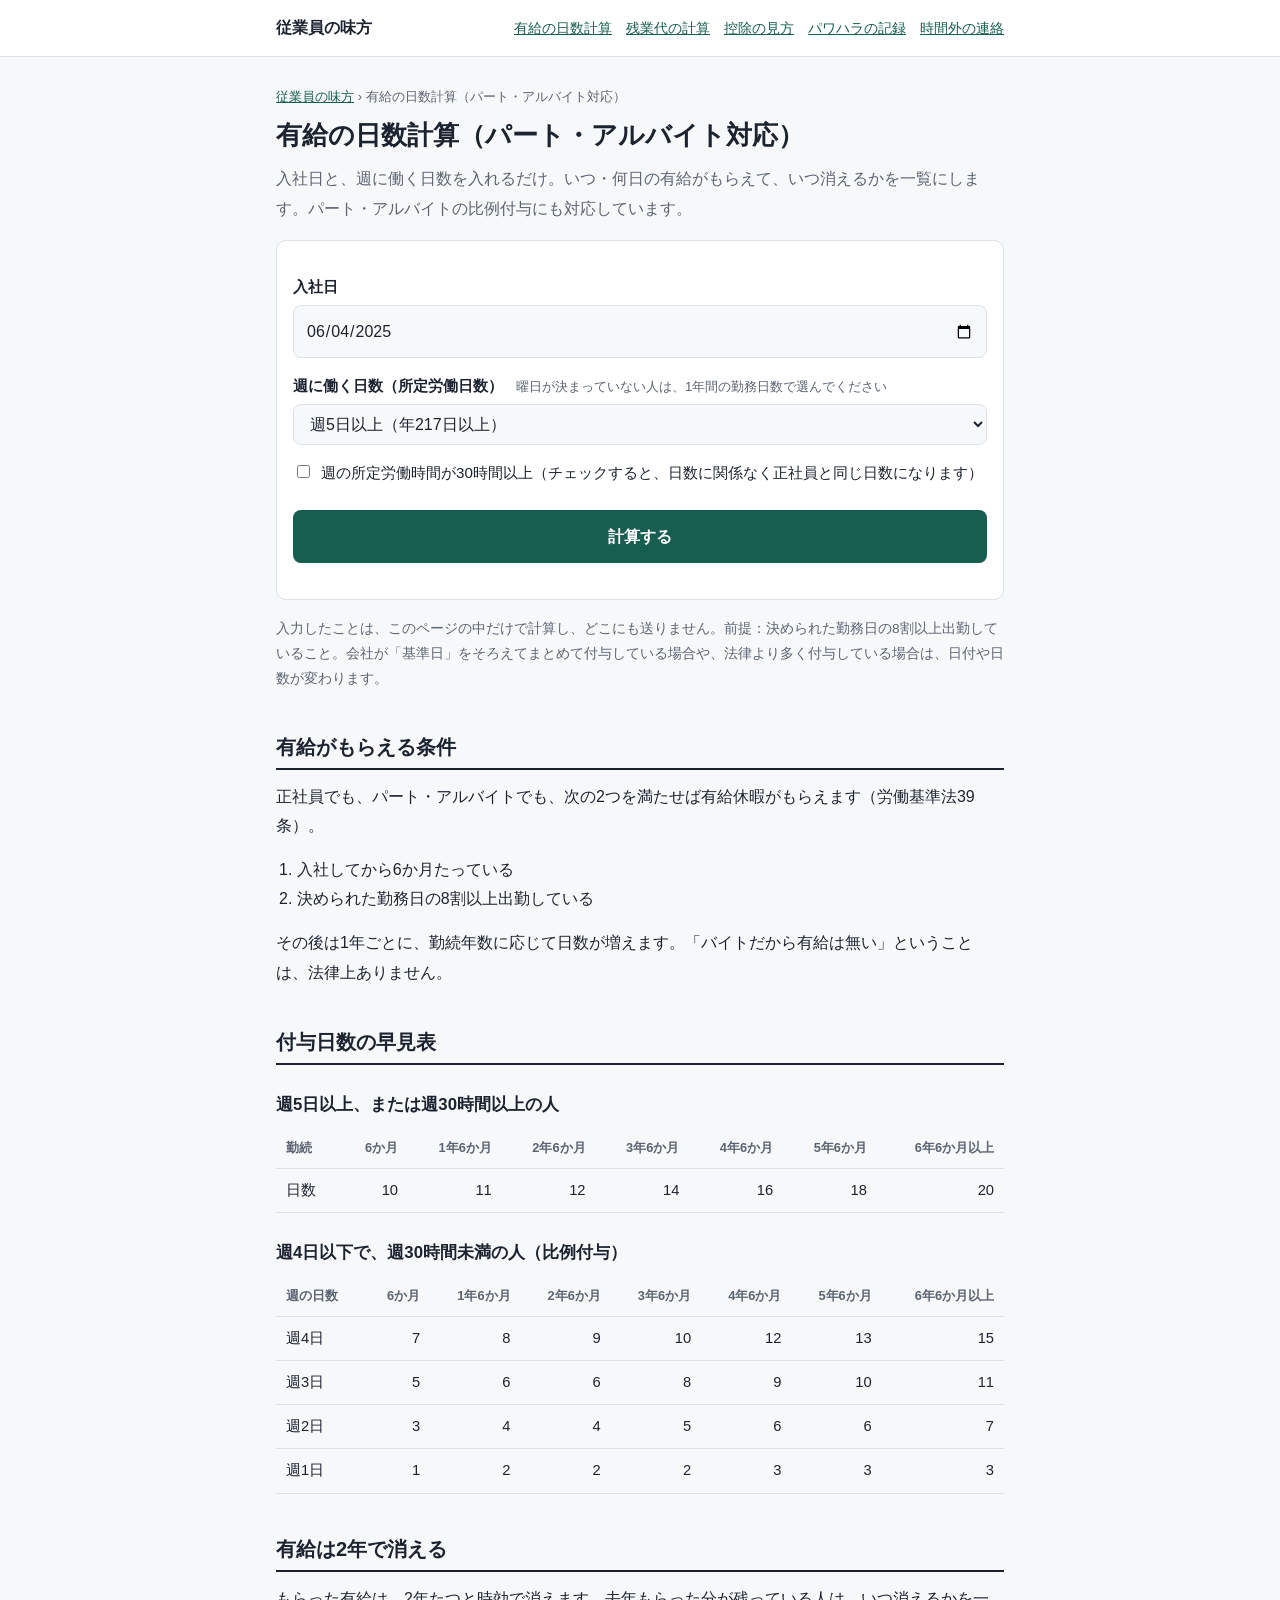
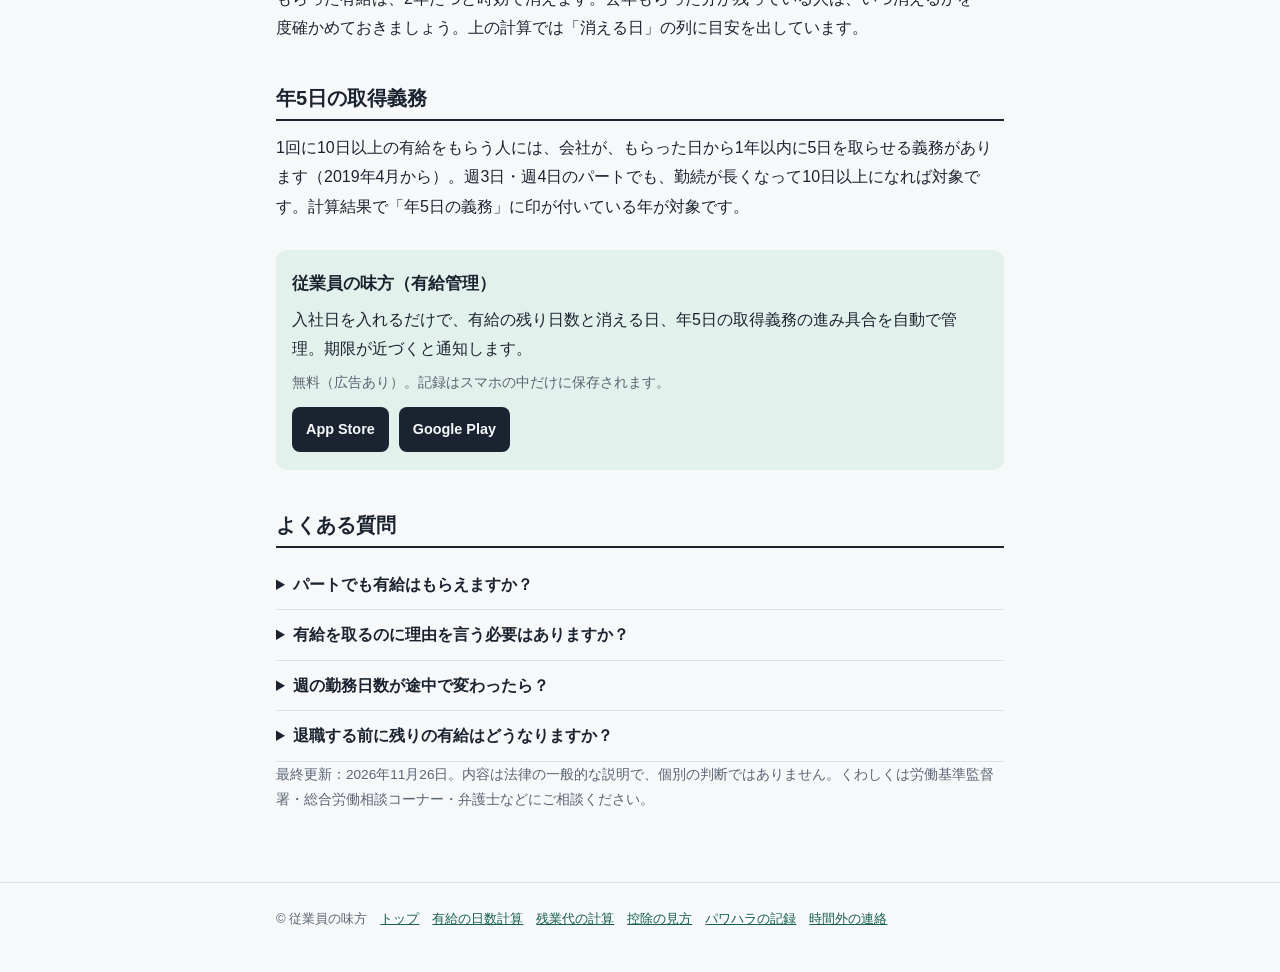
<file: yukyu/index.html>
<!doctype html>
<html lang="ja">
<head>
<meta charset="utf-8">
<meta name="viewport" content="width=device-width,initial-scale=1">
<title>有給の日数計算｜パートの比例付与・消える日も自動で</title>
<meta name="description" content="入社日と週の勤務日数を入れるだけで、有給休暇がいつ何日もらえて、いつ消えるかを自動で計算。パート・アルバイトの比例付与、年5日の取得義務にも対応した無料ツールです。">
<link rel="canonical" href="https://4583342.github.io/yukyu/">
<meta property="og:type" content="article">
<meta property="og:site_name" content="従業員の味方">
<meta property="og:title" content="有給の日数計算｜パートの比例付与・消える日も自動で">
<meta property="og:description" content="入社日と週の勤務日数を入れるだけで、有給休暇がいつ何日もらえて、いつ消えるかを自動で計算。パート・アルバイトの比例付与、年5日の取得義務にも対応した無料ツールです。">
<meta property="og:url" content="https://4583342.github.io/yukyu/">
<meta property="og:locale" content="ja_JP">
<meta property="og:image" content="https://4583342.github.io/og/yukyu.jpg">
<meta property="og:image:width" content="1280">
<meta property="og:image:height" content="670">
<meta name="twitter:card" content="summary_large_image">
<meta name="apple-itunes-app" content="app-id=6808507726">
<meta name="theme-color" content="#165e4f">
<link rel="stylesheet" href="../style.css">
<script type="application/ld+json">{"@context":"https://schema.org","@type":"BreadcrumbList","itemListElement":[{"@type":"ListItem","position":1,"name":"従業員の味方","item":"https://4583342.github.io/"},{"@type":"ListItem","position":2,"name":"有給の日数計算（パート・アルバイト対応）","item":"https://4583342.github.io/yukyu/"}]}</script>
<script type="application/ld+json">{"@context":"https://schema.org","@type":"MobileApplication","name":"従業員の味方（有給管理）","description":"入社日を入れるだけで、有給の残り日数と消える日、年5日の取得義務の進み具合を自動で管理。期限が近づくと通知します。","operatingSystem":"iOS, Android","applicationCategory":"BusinessApplication","offers":{"@type":"Offer","price":"0","priceCurrency":"JPY"},"installUrl":"https://apps.apple.com/jp/app/id6808507726","sameAs":["https://apps.apple.com/jp/app/id6808507726","https://play.google.com/store/apps/details?id=com.mikata.paidleaveapp"]}</script>
<script type="application/ld+json">{"@context":"https://schema.org","@type":"FAQPage","mainEntity":[{"@type":"Question","name":"パートでも有給はもらえますか？","acceptedAnswer":{"@type":"Answer","text":"はい。入社して6か月たち、決められた日の8割以上出勤していれば、パート・アルバイトでももらえます。日数は週の勤務日数と時間で決まります。"}},{"@type":"Question","name":"有給を取るのに理由を言う必要はありますか？","acceptedAnswer":{"@type":"Answer","text":"原則として、理由を言う必要はありません。会社ができるのは、事業の正常な運営を妨げる場合に、別の日に変えてもらうこと（時季変更権）です。"}},{"@type":"Question","name":"週の勤務日数が途中で変わったら？","acceptedAnswer":{"@type":"Answer","text":"付与日数は、付与される日の時点の所定労働日数で決まるのが基本です。変わった後の日数で計算し直してください。"}},{"@type":"Question","name":"退職する前に残りの有給はどうなりますか？","acceptedAnswer":{"@type":"Answer","text":"退職日までに使うことができます。退職すると残りは消えるので、早めに残日数を確かめて、会社と相談しましょう。"}}]}</script>
</head>
<body>
<header class="site"><div class="wrap"><a class="logo" href="../">従業員の味方</a><nav><a href="../yukyu/">有給の日数計算</a><a href="../zangyo/">残業代の計算</a><a href="../kojo/">控除の見方</a><a href="../pawahara/">パワハラの記録</a><a href="../renraku/">時間外の連絡</a></nav></div></header>
<main><div class="wrap">
<p class="crumb"><a href="../">従業員の味方</a> › 有給の日数計算（パート・アルバイト対応）</p><h1>有給の日数計算（パート・アルバイト対応）</h1>
<p class="lead">入社日と、週に働く日数を入れるだけ。いつ・何日の有給がもらえて、いつ消えるかを一覧にします。パート・アルバイトの比例付与にも対応しています。</p>

<div class="card tool" id="tool">
  <label for="hire">入社日</label>
  <input type="date" id="hire" required>
  <label for="days">週に働く日数（所定労働日数）<span class="hint">　曜日が決まっていない人は、1年間の勤務日数で選んでください</span></label>
  <select id="days">
    <option value="5">週5日以上（年217日以上）</option>
    <option value="4">週4日（年169〜216日）</option>
    <option value="3">週3日（年121〜168日）</option>
    <option value="2">週2日（年73〜120日）</option>
    <option value="1">週1日（年48〜72日）</option>
  </select>
  <label class="check"><input type="checkbox" id="h30"> 週の所定労働時間が30時間以上（チェックすると、日数に関係なく正社員と同じ日数になります）</label>
  <button class="go" type="button" id="calc">計算する</button>
  <div class="result" id="out" aria-live="polite"></div>
</div>
<p class="note">入力したことは、このページの中だけで計算し、どこにも送りません。前提：決められた勤務日の8割以上出勤していること。会社が「基準日」をそろえてまとめて付与している場合や、法律より多く付与している場合は、日付や日数が変わります。</p>

<h2>有給がもらえる条件</h2>
<p>正社員でも、パート・アルバイトでも、次の2つを満たせば有給休暇がもらえます（労働基準法39条）。</p>
<ol>
  <li>入社してから6か月たっている</li>
  <li>決められた勤務日の8割以上出勤している</li>
</ol>
<p>その後は1年ごとに、勤続年数に応じて日数が増えます。「バイトだから有給は無い」ということは、法律上ありません。</p>

<h2>付与日数の早見表</h2>
<h3>週5日以上、または週30時間以上の人</h3>
<div class="tbl"><table>
  <thead><tr><th>勤続</th><th class="num">6か月</th><th class="num">1年6か月</th><th class="num">2年6か月</th><th class="num">3年6か月</th><th class="num">4年6か月</th><th class="num">5年6か月</th><th class="num">6年6か月以上</th></tr></thead>
  <tbody><tr><td>日数</td><td class="num">10</td><td class="num">11</td><td class="num">12</td><td class="num">14</td><td class="num">16</td><td class="num">18</td><td class="num">20</td></tr></tbody>
</table></div>
<h3>週4日以下で、週30時間未満の人（比例付与）</h3>
<div class="tbl"><table>
  <thead><tr><th>週の日数</th><th class="num">6か月</th><th class="num">1年6か月</th><th class="num">2年6か月</th><th class="num">3年6か月</th><th class="num">4年6か月</th><th class="num">5年6か月</th><th class="num">6年6か月以上</th></tr></thead>
  <tbody>
    <tr><td>週4日</td><td class="num">7</td><td class="num">8</td><td class="num">9</td><td class="num">10</td><td class="num">12</td><td class="num">13</td><td class="num">15</td></tr>
    <tr><td>週3日</td><td class="num">5</td><td class="num">6</td><td class="num">6</td><td class="num">8</td><td class="num">9</td><td class="num">10</td><td class="num">11</td></tr>
    <tr><td>週2日</td><td class="num">3</td><td class="num">4</td><td class="num">4</td><td class="num">5</td><td class="num">6</td><td class="num">6</td><td class="num">7</td></tr>
    <tr><td>週1日</td><td class="num">1</td><td class="num">2</td><td class="num">2</td><td class="num">2</td><td class="num">3</td><td class="num">3</td><td class="num">3</td></tr>
  </tbody>
</table></div>

<h2>有給は2年で消える</h2>
<p>もらった有給は、2年たつと時効で消えます。去年もらった分が残っている人は、いつ消えるかを一度確かめておきましょう。上の計算では「消える日」の列に目安を出しています。</p>

<h2>年5日の取得義務</h2>
<p>1回に10日以上の有給をもらう人には、会社が、もらった日から1年以内に5日を取らせる義務があります（2019年4月から）。週3日・週4日のパートでも、勤続が長くなって10日以上になれば対象です。計算結果で「年5日の義務」に印が付いている年が対象です。</p>

<aside class="app"><b>従業員の味方（有給管理）</b><span>入社日を入れるだけで、有給の残り日数と消える日、年5日の取得義務の進み具合を自動で管理。期限が近づくと通知します。</span><span class="note">無料（広告あり）。記録はスマホの中だけに保存されます。</span><div class="stores"><a href="https://apps.apple.com/jp/app/id6808507726" rel="noopener">App Store</a><a href="https://play.google.com/store/apps/details?id=com.mikata.paidleaveapp&referrer=utm_source%3Dwebsite%26utm_medium%3Dyukyu" rel="noopener">Google Play</a></div></aside>

<h2>よくある質問</h2>
<details><summary>パートでも有給はもらえますか？</summary><p>はい。入社して6か月たち、決められた日の8割以上出勤していれば、パート・アルバイトでももらえます。日数は週の勤務日数と時間で決まります。</p></details>
<details><summary>有給を取るのに理由を言う必要はありますか？</summary><p>原則として、理由を言う必要はありません。会社ができるのは、事業の正常な運営を妨げる場合に、別の日に変えてもらうこと（時季変更権）です。</p></details>
<details><summary>週の勤務日数が途中で変わったら？</summary><p>付与日数は、付与される日の時点の所定労働日数で決まるのが基本です。変わった後の日数で計算し直してください。</p></details>
<details><summary>退職する前に残りの有給はどうなりますか？</summary><p>退職日までに使うことができます。退職すると残りは消えるので、早めに残日数を確かめて、会社と相談しましょう。</p></details>

<script>
(() => {
  const FULL = [10, 11, 12, 14, 16, 18, 20];
  const PROP = { 4: [7, 8, 9, 10, 12, 13, 15], 3: [5, 6, 6, 8, 9, 10, 11], 2: [3, 4, 4, 5, 6, 6, 7], 1: [1, 2, 2, 2, 3, 3, 3] };
  const $ = (id) => document.getElementById(id);
  const addMonths = (d, m) => { const r = new Date(d.getFullYear(), d.getMonth() + m, 1); const last = new Date(r.getFullYear(), r.getMonth() + 1, 0).getDate(); r.setDate(Math.min(d.getDate(), last)); return r; };
  const fmt = (d) => `${d.getFullYear()}年${d.getMonth() + 1}月${d.getDate()}日`;
  const fs = (d) => `${d.getFullYear()}/${d.getMonth() + 1}/${d.getDate()}`;
  const today = new Date(); today.setHours(0, 0, 0, 0);
  $('hire').value = (() => { const d = addMonths(today, -18); return `${d.getFullYear()}-${String(d.getMonth() + 1).padStart(2, '0')}-${String(d.getDate()).padStart(2, '0')}`; })();
  $('calc').addEventListener('click', () => {
    const v = $('hire').value; const out = $('out');
    if (!v) { out.innerHTML = '<p class="warn">入社日を入れてください。</p>'; return; }
    const [y, m, d] = v.split('-').map(Number); const hire = new Date(y, m - 1, d);
    const days = Number($('days').value); const full = days === 5 || $('h30').checked;
    const table = full ? FULL : PROP[days];
    const rows = []; let current = null; let total = 0;
    const years = Math.max(8, Math.ceil((today - hire) / 31557600000) + 2);
    for (let i = 0; i < years; i++) {
      const grant = addMonths(hire, 6 + 12 * i); const expire = addMonths(grant, 24); expire.setDate(expire.getDate() - 1);
      const n = table[Math.min(i, 6)];
      const state = expire < today ? 'past' : grant <= today ? 'now' : 'future';
      if (state === 'now') { current = current || []; current.push({ grant, n, expire }); total += n; }
      rows.push(`<tr class="${state === 'past' ? 'past' : state === 'now' ? 'now' : ''}"><td>${fs(grant)}</td><td class="num">${n}日</td><td>${fs(expire)}</td><td>${n >= 10 ? '対象' : '―'}</td></tr>`);
    }
    const next = rows.length && addMonths(hire, 6) > today ? `<p>最初の有給は <b>${fmt(addMonths(hire, 6))}</b> に <b>${table[0]}日</b> もらえる見込みです。</p>` : '';
    const head = current ? `<p>今、有効な有給は最大 <span class="big">${total}日</span>（使った日数を引く前）</p>${current.map((c) => `<p class="note">${fmt(c.grant)}にもらった${c.n}日 → ${fmt(c.expire)}まで</p>`).join('')}` : next;
    out.innerHTML = `${head}<div class="tbl"><table><thead><tr><th>もらえる日</th><th class="num">日数</th><th>消える日</th><th>年5日</th></tr></thead><tbody>${rows.join('')}</tbody></table></div><p class="note">色の付いた行が今使える分、薄い行は消えた分です。消える日は目安です。「年5日」が対象の年は、会社が5日を取らせる義務があります。${full ? '正社員と同じ日数で計算しました。' : `週${days}日の比例付与で計算しました。`}</p>`;
  });
})();
</script>

<p class="note">最終更新：2026年11月26日。内容は法律の一般的な説明で、個別の判断ではありません。くわしくは労働基準監督署・総合労働相談コーナー・弁護士などにご相談ください。</p>
</div></main>
<footer><div class="wrap">© 従業員の味方　<a href="../">トップ</a>　<a href="../yukyu/">有給の日数計算</a>　<a href="../zangyo/">残業代の計算</a>　<a href="../kojo/">控除の見方</a>　<a href="../pawahara/">パワハラの記録</a>　<a href="../renraku/">時間外の連絡</a></div></footer>
</body>
</html>
</file>
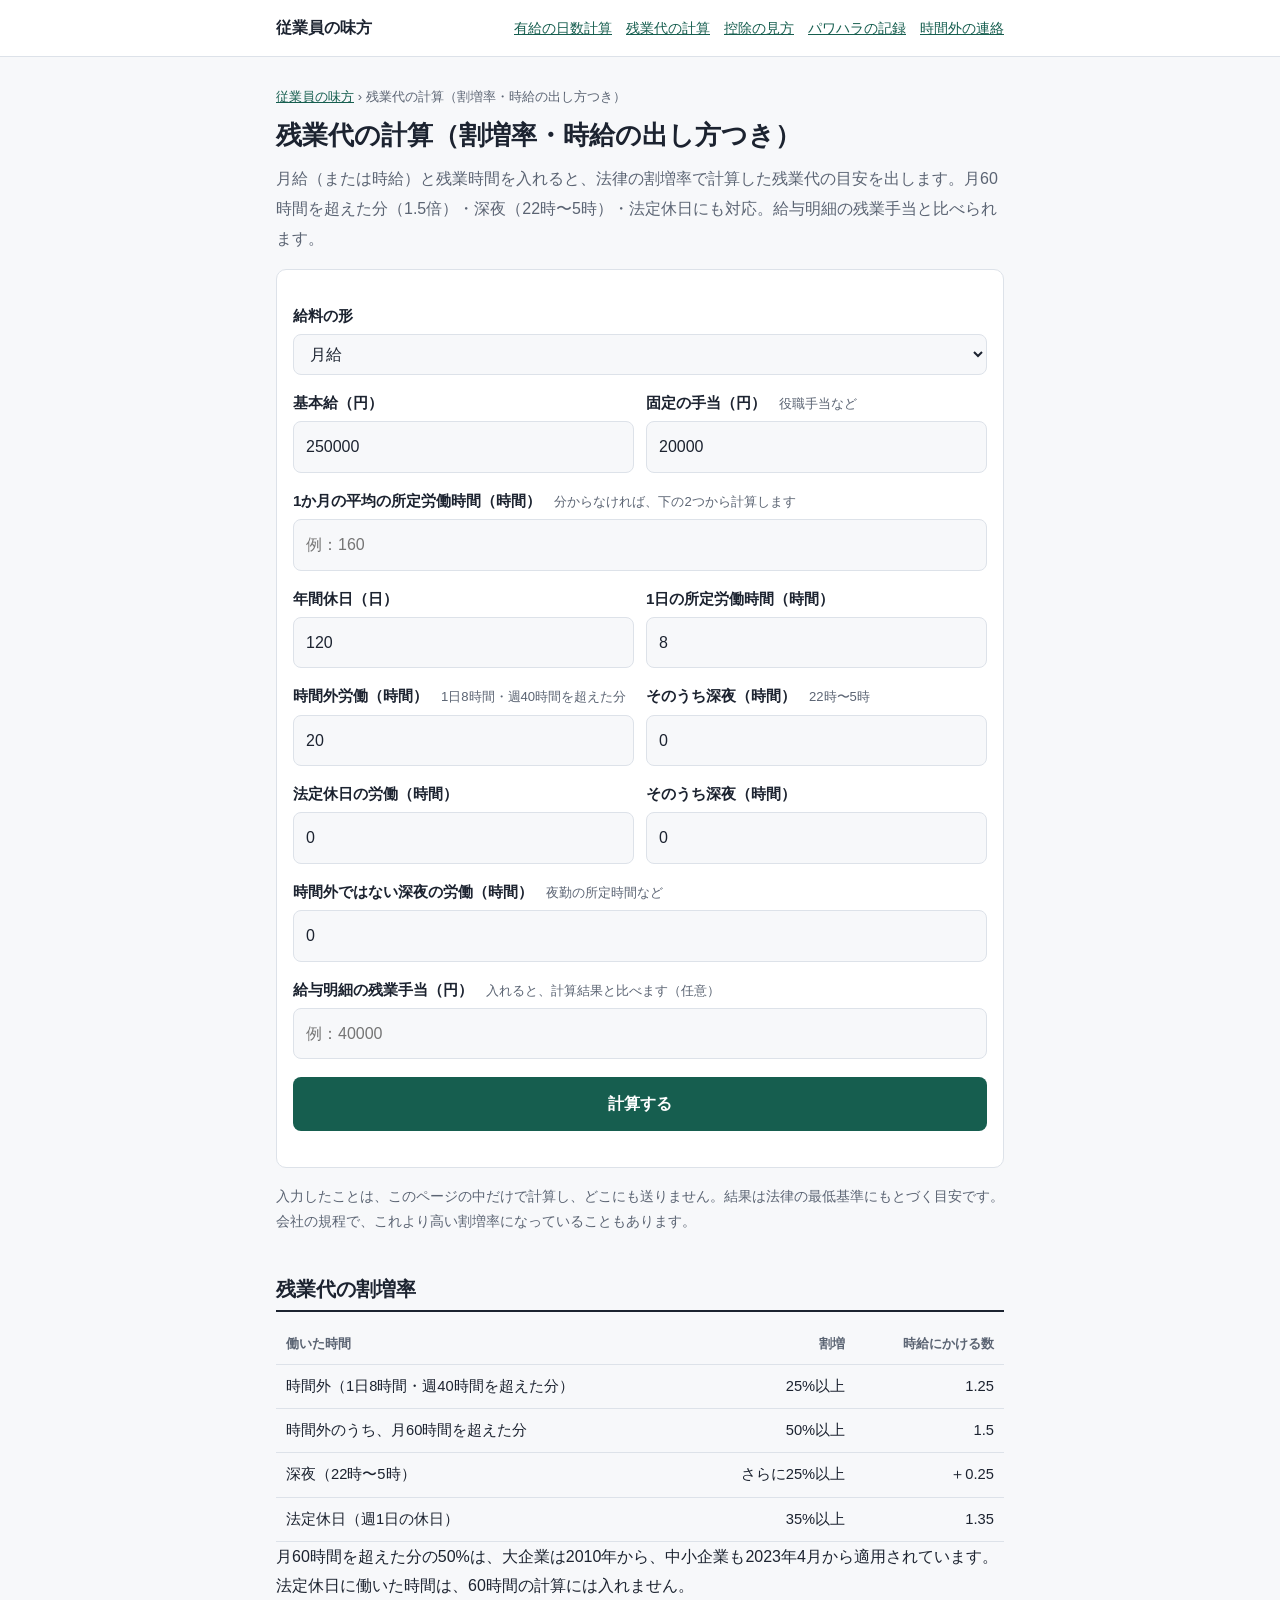
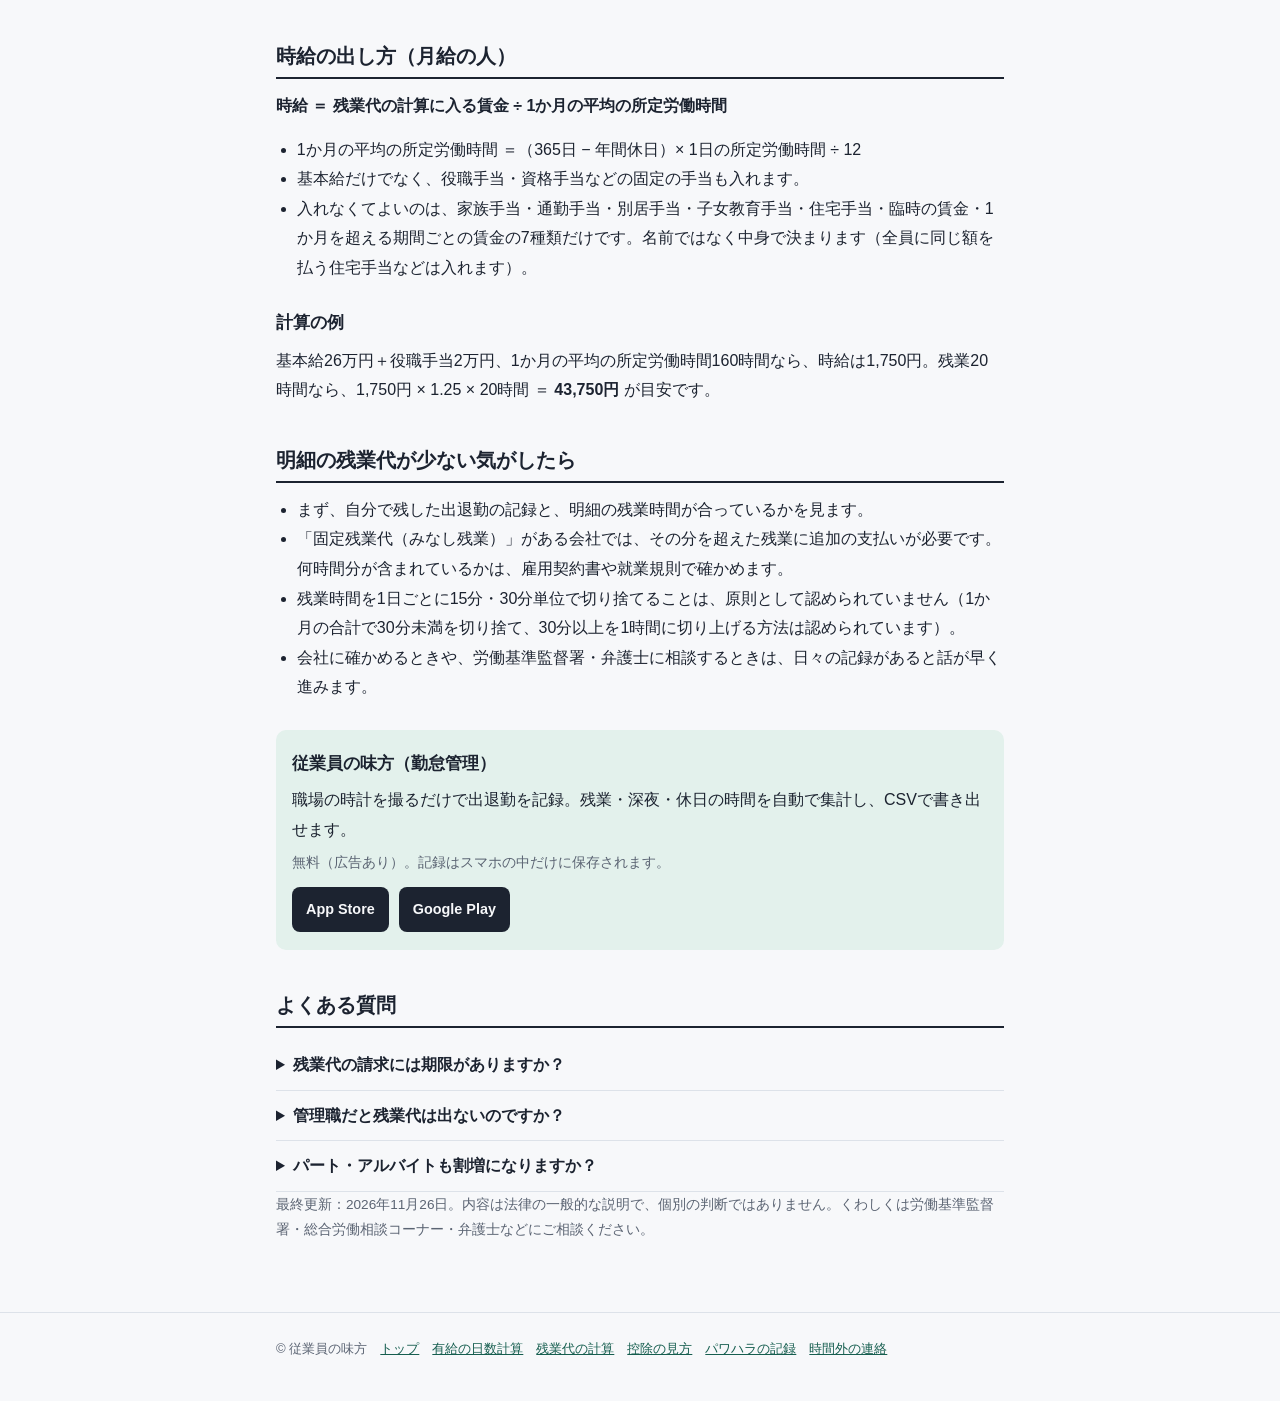
<file: zangyo/index.html>
<!doctype html>
<html lang="ja">
<head>
<meta charset="utf-8">
<meta name="viewport" content="width=device-width,initial-scale=1">
<title>残業代の計算｜月60時間超・深夜・休日の割増も自動で</title>
<meta name="description" content="月給と残業時間から、法律の割増率（1.25倍・月60時間超1.5倍・深夜・法定休日）で残業代の目安を計算。時給の出し方と給与明細との比べ方も解説します。">
<link rel="canonical" href="https://4583342.github.io/zangyo/">
<meta property="og:type" content="article">
<meta property="og:site_name" content="従業員の味方">
<meta property="og:title" content="残業代の計算｜月60時間超・深夜・休日の割増も自動で">
<meta property="og:description" content="月給と残業時間から、法律の割増率（1.25倍・月60時間超1.5倍・深夜・法定休日）で残業代の目安を計算。時給の出し方と給与明細との比べ方も解説します。">
<meta property="og:url" content="https://4583342.github.io/zangyo/">
<meta property="og:locale" content="ja_JP">
<meta property="og:image" content="https://4583342.github.io/og/zangyo.jpg">
<meta property="og:image:width" content="1280">
<meta property="og:image:height" content="670">
<meta name="twitter:card" content="summary_large_image">
<meta name="apple-itunes-app" content="app-id=6806583647">
<meta name="theme-color" content="#165e4f">
<link rel="stylesheet" href="../style.css">
<script type="application/ld+json">{"@context":"https://schema.org","@type":"BreadcrumbList","itemListElement":[{"@type":"ListItem","position":1,"name":"従業員の味方","item":"https://4583342.github.io/"},{"@type":"ListItem","position":2,"name":"残業代の計算（割増率・時給の出し方つき）","item":"https://4583342.github.io/zangyo/"}]}</script>
<script type="application/ld+json">{"@context":"https://schema.org","@type":"MobileApplication","name":"従業員の味方（勤怠管理）","description":"職場の時計を撮るだけで出退勤を記録。残業・深夜・休日の時間を自動で集計し、CSVで書き出せます。","operatingSystem":"iOS, Android","applicationCategory":"BusinessApplication","offers":{"@type":"Offer","price":"0","priceCurrency":"JPY"},"installUrl":"https://apps.apple.com/jp/app/id6806583647","sameAs":["https://apps.apple.com/jp/app/id6806583647","https://play.google.com/store/apps/details?id=com.mikata.attendanceapp"]}</script>
<script type="application/ld+json">{"@context":"https://schema.org","@type":"FAQPage","mainEntity":[{"@type":"Question","name":"残業代の請求には期限がありますか？","acceptedAnswer":{"@type":"Answer","text":"賃金を請求できる期間は、2020年4月以降に支払日が来る分は3年です（当分の間の扱い）。古い分から消えていくので、気になる人は早めに確かめましょう。"}},{"@type":"Question","name":"管理職だと残業代は出ないのですか？","acceptedAnswer":{"@type":"Answer","text":"労働基準法の「管理監督者」にあたる人は、時間外・休日の割増の対象外です。ただし、肩書きではなく、仕事の内容・権限・待遇で判断されます。深夜の割増は管理監督者にも必要です。"}},{"@type":"Question","name":"パート・アルバイトも割増になりますか？","acceptedAnswer":{"@type":"Answer","text":"はい。1日8時間・週40時間を超えた分は、パート・アルバイトでも25%以上の割増です。"}}]}</script>
</head>
<body>
<header class="site"><div class="wrap"><a class="logo" href="../">従業員の味方</a><nav><a href="../yukyu/">有給の日数計算</a><a href="../zangyo/">残業代の計算</a><a href="../kojo/">控除の見方</a><a href="../pawahara/">パワハラの記録</a><a href="../renraku/">時間外の連絡</a></nav></div></header>
<main><div class="wrap">
<p class="crumb"><a href="../">従業員の味方</a> › 残業代の計算（割増率・時給の出し方つき）</p><h1>残業代の計算（割増率・時給の出し方つき）</h1>
<p class="lead">月給（または時給）と残業時間を入れると、法律の割増率で計算した残業代の目安を出します。月60時間を超えた分（1.5倍）・深夜（22時〜5時）・法定休日にも対応。給与明細の残業手当と比べられます。</p>

<div class="card tool" id="tool">
  <label for="type">給料の形</label>
  <select id="type"><option value="m">月給</option><option value="h">時給</option></select>
  <div id="monthly">
    <div class="row">
      <div><label for="base">基本給（円）</label><input id="base" inputmode="numeric" value="250000"></div>
      <div><label for="allow">固定の手当（円）<span class="hint">　役職手当など</span></label><input id="allow" inputmode="numeric" value="20000"></div>
    </div>
    <label for="hours">1か月の平均の所定労働時間（時間）<span class="hint">　分からなければ、下の2つから計算します</span></label>
    <input id="hours" inputmode="decimal" placeholder="例：160">
    <div class="row">
      <div><label for="holidays">年間休日（日）</label><input id="holidays" inputmode="numeric" value="120"></div>
      <div><label for="daily">1日の所定労働時間（時間）</label><input id="daily" inputmode="decimal" value="8"></div>
    </div>
  </div>
  <div id="hourly" hidden>
    <label for="wage">時給（円）</label><input id="wage" inputmode="numeric" value="1200">
  </div>
  <div class="row">
    <div><label for="ot">時間外労働（時間）<span class="hint">　1日8時間・週40時間を超えた分</span></label><input id="ot" inputmode="decimal" value="20"></div>
    <div><label for="otn">そのうち深夜（時間）<span class="hint">　22時〜5時</span></label><input id="otn" inputmode="decimal" value="0"></div>
  </div>
  <div class="row">
    <div><label for="hol">法定休日の労働（時間）</label><input id="hol" inputmode="decimal" value="0"></div>
    <div><label for="holn">そのうち深夜（時間）</label><input id="holn" inputmode="decimal" value="0"></div>
  </div>
  <label for="night">時間外ではない深夜の労働（時間）<span class="hint">　夜勤の所定時間など</span></label>
  <input id="night" inputmode="decimal" value="0">
  <label for="paid">給与明細の残業手当（円）<span class="hint">　入れると、計算結果と比べます（任意）</span></label>
  <input id="paid" inputmode="numeric" placeholder="例：40000">
  <button class="go" type="button" id="calc">計算する</button>
  <div class="result" id="out" aria-live="polite"></div>
</div>
<p class="note">入力したことは、このページの中だけで計算し、どこにも送りません。結果は法律の最低基準にもとづく目安です。会社の規程で、これより高い割増率になっていることもあります。</p>

<h2>残業代の割増率</h2>
<div class="tbl"><table>
  <thead><tr><th>働いた時間</th><th class="num">割増</th><th class="num">時給にかける数</th></tr></thead>
  <tbody>
    <tr><td>時間外（1日8時間・週40時間を超えた分）</td><td class="num">25%以上</td><td class="num">1.25</td></tr>
    <tr><td>時間外のうち、月60時間を超えた分</td><td class="num">50%以上</td><td class="num">1.5</td></tr>
    <tr><td>深夜（22時〜5時）</td><td class="num">さらに25%以上</td><td class="num">＋0.25</td></tr>
    <tr><td>法定休日（週1日の休日）</td><td class="num">35%以上</td><td class="num">1.35</td></tr>
  </tbody>
</table></div>
<p>月60時間を超えた分の50%は、大企業は2010年から、中小企業も2023年4月から適用されています。法定休日に働いた時間は、60時間の計算には入れません。</p>

<h2>時給の出し方（月給の人）</h2>
<p><b>時給 ＝ 残業代の計算に入る賃金 ÷ 1か月の平均の所定労働時間</b></p>
<ul>
  <li>1か月の平均の所定労働時間 ＝（365日 − 年間休日）× 1日の所定労働時間 ÷ 12</li>
  <li>基本給だけでなく、役職手当・資格手当などの固定の手当も入れます。</li>
  <li>入れなくてよいのは、家族手当・通勤手当・別居手当・子女教育手当・住宅手当・臨時の賃金・1か月を超える期間ごとの賃金の7種類だけです。名前ではなく中身で決まります（全員に同じ額を払う住宅手当などは入れます）。</li>
</ul>
<h3>計算の例</h3>
<p>基本給26万円＋役職手当2万円、1か月の平均の所定労働時間160時間なら、時給は1,750円。残業20時間なら、1,750円 × 1.25 × 20時間 ＝ <b>43,750円</b> が目安です。</p>

<h2>明細の残業代が少ない気がしたら</h2>
<ul>
  <li>まず、自分で残した出退勤の記録と、明細の残業時間が合っているかを見ます。</li>
  <li>「固定残業代（みなし残業）」がある会社では、その分を超えた残業に追加の支払いが必要です。何時間分が含まれているかは、雇用契約書や就業規則で確かめます。</li>
  <li>残業時間を1日ごとに15分・30分単位で切り捨てることは、原則として認められていません（1か月の合計で30分未満を切り捨て、30分以上を1時間に切り上げる方法は認められています）。</li>
  <li>会社に確かめるときや、労働基準監督署・弁護士に相談するときは、日々の記録があると話が早く進みます。</li>
</ul>

<aside class="app"><b>従業員の味方（勤怠管理）</b><span>職場の時計を撮るだけで出退勤を記録。残業・深夜・休日の時間を自動で集計し、CSVで書き出せます。</span><span class="note">無料（広告あり）。記録はスマホの中だけに保存されます。</span><div class="stores"><a href="https://apps.apple.com/jp/app/id6806583647" rel="noopener">App Store</a><a href="https://play.google.com/store/apps/details?id=com.mikata.attendanceapp&referrer=utm_source%3Dwebsite%26utm_medium%3Dzangyo" rel="noopener">Google Play</a></div></aside>

<h2>よくある質問</h2>
<details><summary>残業代の請求には期限がありますか？</summary><p>賃金を請求できる期間は、2020年4月以降に支払日が来る分は3年です（当分の間の扱い）。古い分から消えていくので、気になる人は早めに確かめましょう。</p></details>
<details><summary>管理職だと残業代は出ないのですか？</summary><p>労働基準法の「管理監督者」にあたる人は、時間外・休日の割増の対象外です。ただし、肩書きではなく、仕事の内容・権限・待遇で判断されます。深夜の割増は管理監督者にも必要です。</p></details>
<details><summary>パート・アルバイトも割増になりますか？</summary><p>はい。1日8時間・週40時間を超えた分は、パート・アルバイトでも25%以上の割増です。</p></details>

<script>
(() => {
  const $ = (id) => document.getElementById(id);
  const num = (id) => { const v = Number(String($(id).value).replace(/[,，円\s]/g, '')); return Number.isFinite(v) && v > 0 ? v : 0; };
  const yen = (v) => `${Math.round(v).toLocaleString('ja-JP')}円`;
  $('type').addEventListener('change', () => { const h = $('type').value === 'h'; $('monthly').hidden = h; $('hourly').hidden = !h; });
  $('calc').addEventListener('click', () => {
    const out = $('out'); let rate; let how;
    if ($('type').value === 'h') { rate = num('wage'); how = '時給'; }
    else {
      let hours = num('hours'); let note = '';
      if (!hours) { const hol = num('holidays'); const daily = num('daily'); hours = (365 - hol) * daily / 12; note = `（年間休日${hol}日・1日${daily}時間から計算：${hours.toFixed(1)}時間）`; }
      if (!hours) { out.innerHTML = '<p class="warn">所定労働時間を入れてください。</p>'; return; }
      rate = (num('base') + num('allow')) / hours; how = `(${yen(num('base') + num('allow'))}) ÷ ${hours.toFixed(1)}時間 ${note}`;
    }
    if (!rate) { out.innerHTML = '<p class="warn">給料を入れてください。</p>'; return; }
    const ot = num('ot'); const otn = Math.min(num('otn'), ot); const hol = num('hol'); const holn = Math.min(num('holn'), hol); const night = num('night');
    const within = Math.min(ot, 60); const over = Math.max(ot - 60, 0);
    const parts = [
      ['時間外（60時間まで）', within, 1.25], ['時間外（60時間を超えた分）', over, 1.5], ['時間外の深夜の上乗せ', otn, 0.25],
      ['法定休日', hol, 1.35], ['法定休日の深夜の上乗せ', holn, 0.25], ['時間外ではない深夜の上乗せ', night, 0.25],
    ].filter((p) => p[1] > 0);
    const total = parts.reduce((s, [, h, r]) => s + rate * h * r, 0);
    const paid = num('paid');
    let cmp = '';
    if (paid) {
      const diff = total - paid;
      cmp = diff > total * 0.05 && diff > 1000
        ? `<p class="warn">明細の残業手当（${yen(paid)}）は、計算の目安より <b>${yen(diff)}</b> 少なくなっています。固定残業代や会社の規程、時間の数え方で差が出ることもあるので、まず記録と明細の時間を見比べてみてください。</p>`
        : `<p>明細の残業手当（${yen(paid)}）は、計算の目安とおおむね同じか、それ以上です。</p>`;
    }
    out.innerHTML = `<p>残業代の目安 <span class="big">${yen(total)}</span></p><p class="note">時給：${yen(rate)}　${how}</p>
<div class="tbl"><table><thead><tr><th>内訳</th><th class="num">時間</th><th class="num">倍率</th><th class="num">金額</th></tr></thead><tbody>${parts.map(([n, h, r]) => `<tr><td>${n}</td><td class="num">${h}</td><td class="num">${r}</td><td class="num">${yen(rate * h * r)}</td></tr>`).join('') || '<tr><td colspan="4">残業の時間を入れてください</td></tr>'}</tbody></table></div>${cmp}`;
  });
})();
</script>

<p class="note">最終更新：2026年11月26日。内容は法律の一般的な説明で、個別の判断ではありません。くわしくは労働基準監督署・総合労働相談コーナー・弁護士などにご相談ください。</p>
</div></main>
<footer><div class="wrap">© 従業員の味方　<a href="../">トップ</a>　<a href="../yukyu/">有給の日数計算</a>　<a href="../zangyo/">残業代の計算</a>　<a href="../kojo/">控除の見方</a>　<a href="../pawahara/">パワハラの記録</a>　<a href="../renraku/">時間外の連絡</a></div></footer>
</body>
</html>
</file>
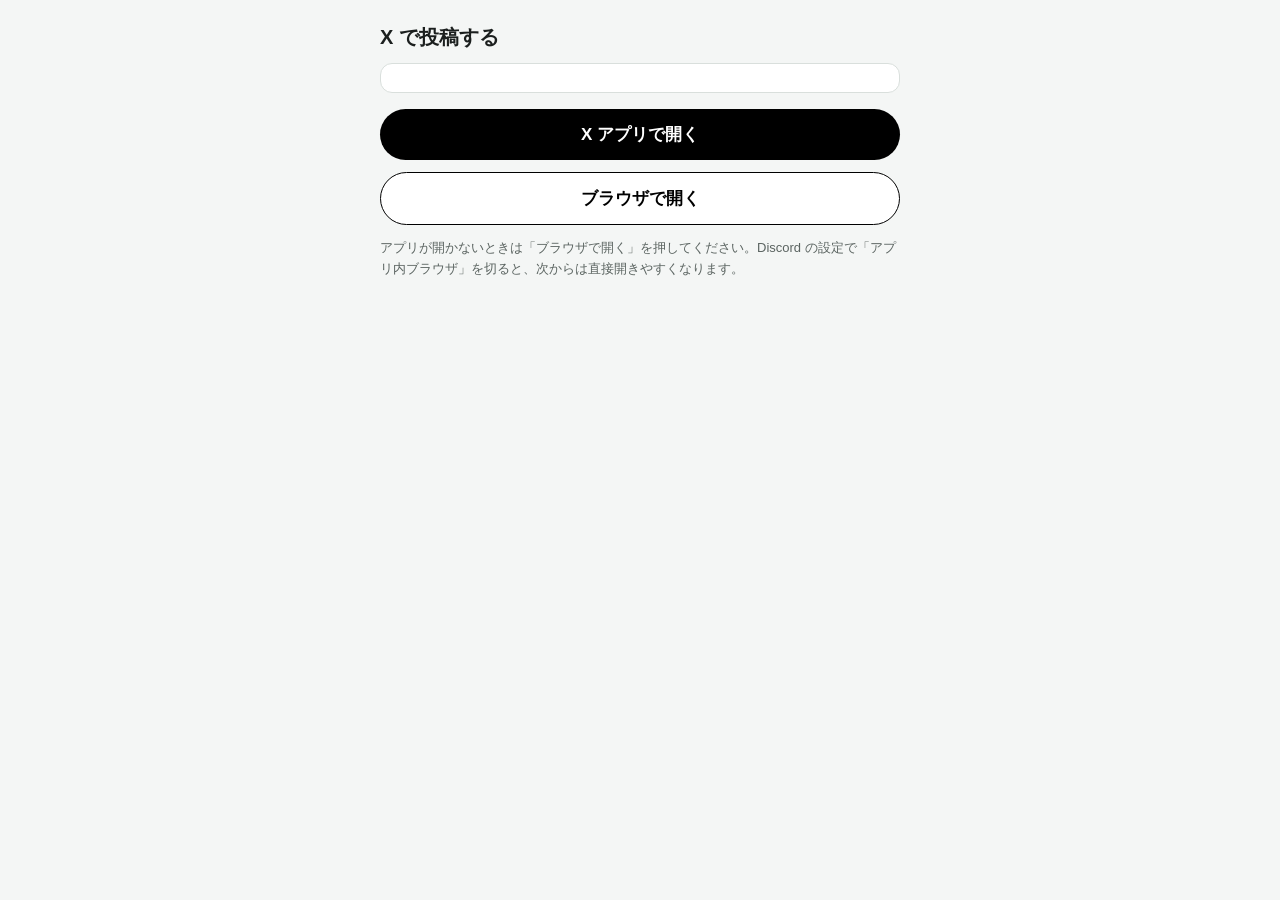
<file: x.html>
<!doctype html>
<!-- X の簡易投稿の中継ページ（scripts/x-post/notify.cjs の通知から開く）。Discord の中のブラウザでは X アプリが開かないので、ここから X アプリの投稿画面を開く。
     ?t=投稿文&u=リンク（u は省略可）。検索には出さない（noindex） -->
<html lang="ja">
<head>
<meta charset="utf-8">
<meta name="viewport" content="width=device-width,initial-scale=1">
<meta name="robots" content="noindex,nofollow">
<title>X で投稿する</title>
<style>
  body{margin:0;font-family:-apple-system,'Hiragino Sans','Noto Sans JP',sans-serif;background:#f4f6f5;color:#1b1f1e}
  main{max-width:520px;margin:0 auto;padding:24px 16px}
  h1{font-size:20px;margin:0 0 12px}
  pre{white-space:pre-wrap;word-break:break-word;background:#fff;border:1px solid #d9dfdc;border-radius:12px;padding:14px;font:15px/1.6 inherit;margin:0 0 16px}
  a.btn{display:block;text-align:center;text-decoration:none;font-weight:700;font-size:17px;border-radius:999px;padding:14px;margin:0 0 12px}
  .app{background:#000;color:#fff}
  .web{background:#fff;color:#000;border:1px solid #000}
  p{font-size:13px;color:#5b6461;line-height:1.6}
</style>
</head>
<body>
<main>
  <h1>X で投稿する</h1>
  <pre id="text"></pre>
  <a class="btn app" id="app" href="#">X アプリで開く</a>
  <a class="btn web" id="web" href="#">ブラウザで開く</a>
  <p>アプリが開かないときは「ブラウザで開く」を押してください。Discord の設定で「アプリ内ブラウザ」を切ると、次からは直接開きやすくなります。</p>
</main>
<script>
  var q = new URLSearchParams(location.search);
  var t = q.get('t') || '', u = q.get('u') || '';
  var full = u ? t + '\n' + u : t;
  document.getElementById('text').textContent = full;
  var app = 'twitter://post?message=' + encodeURIComponent(full);
  var web = 'https://x.com/intent/post?text=' + encodeURIComponent(t) + (u ? '&url=' + encodeURIComponent(u) : '');
  document.getElementById('app').href = app;
  document.getElementById('web').href = web;
  if (t) location.href = app; // 開いたらすぐ X アプリへ（だめなら上のボタン）
</script>
</body>
</html>
</file>
<file: style.css>
:root{--bg:#f7f8fa;--surface:#fff;--fg:#1c2330;--muted:#5b6473;--line:#dde2e9;--accent:#165e4f;--accent-soft:#e3f1ec;--warn:#8a4b00;--warn-soft:#fbf0dc;--radius:10px;
--font:"Hiragino Sans","Hiragino Kaku Gothic ProN","Noto Sans JP","Yu Gothic",Meiryo,sans-serif}
@media (prefers-color-scheme:dark){:root:not([data-theme="light"]){--bg:#11161d;--surface:#19202a;--fg:#e7eaef;--muted:#a1aab8;--line:#2c3440;--accent:#6fd0b4;--accent-soft:#16302a;--warn:#f0b860;--warn-soft:#33280f;color-scheme:dark}}
:root[data-theme="dark"]{--bg:#11161d;--surface:#19202a;--fg:#e7eaef;--muted:#a1aab8;--line:#2c3440;--accent:#6fd0b4;--accent-soft:#16302a;--warn:#f0b860;--warn-soft:#33280f;color-scheme:dark}
*{box-sizing:border-box}
body{margin:0;background:var(--bg);color:var(--fg);font-family:var(--font);font-size:16px;line-height:1.85;-webkit-text-size-adjust:100%}
a{color:var(--accent)}
.wrap{max-width:760px;margin:0 auto;padding:0 16px}
header.site{border-bottom:1px solid var(--line);background:var(--surface)}
header.site .wrap{display:flex;align-items:center;justify-content:space-between;gap:12px;min-height:56px;flex-wrap:wrap}
header.site a.logo{font-weight:800;text-decoration:none;color:var(--fg)}
header.site nav{display:flex;gap:14px;font-size:.88rem;flex-wrap:wrap}
main{padding:28px 0 56px}
h1{font-size:1.6rem;line-height:1.45;margin:0 0 10px;text-wrap:balance}
h2{font-size:1.25rem;line-height:1.5;margin:40px 0 12px;padding-bottom:6px;border-bottom:2px solid var(--fg)}
h3{font-size:1.05rem;margin:24px 0 8px}
p{margin:0 0 14px}
.lead{color:var(--muted)}
.card{background:var(--surface);border:1px solid var(--line);border-radius:var(--radius);padding:18px 16px;margin:16px 0}
.tool label{display:block;font-weight:700;margin:14px 0 4px;font-size:.95rem}
.tool .hint{font-weight:400;color:var(--muted);font-size:.82rem}
.tool input,.tool select{width:100%;font:inherit;padding:10px 12px;border:1px solid var(--line);border-radius:8px;background:var(--bg);color:var(--fg)}
.tool .row{display:grid;grid-template-columns:1fr 1fr;gap:12px}
@media (max-width:520px){.tool .row{grid-template-columns:1fr}}
.tool .check{display:flex;gap:8px;align-items:flex-start;font-weight:400}
.tool .check input{width:auto;margin-top:6px}
button.go{margin-top:18px;width:100%;font:inherit;font-weight:800;padding:12px;border:0;border-radius:8px;background:var(--accent);color:var(--surface);cursor:pointer}
.result{margin-top:18px}
.result .big{font-size:1.6rem;font-weight:800;font-variant-numeric:tabular-nums}
table{border-collapse:collapse;width:100%;font-size:.92rem;font-variant-numeric:tabular-nums}
.tbl{overflow-x:auto}
th,td{text-align:left;padding:8px 10px;border-bottom:1px solid var(--line);white-space:nowrap}
th{color:var(--muted);font-size:.8rem}
td.num,th.num{text-align:right}
tr.past td{color:var(--muted)}
tr.now td{background:var(--accent-soft);font-weight:700}
.note{font-size:.85rem;color:var(--muted)}
.warn{background:var(--warn-soft);color:var(--fg);border-radius:8px;padding:12px 14px;font-size:.9rem}
.app{display:flex;flex-direction:column;gap:6px;background:var(--accent-soft);border-radius:var(--radius);padding:18px 16px;margin:28px 0}
.app b{font-size:1.05rem}
.stores{display:flex;gap:10px;flex-wrap:wrap;margin-top:6px}
.stores a{display:inline-block;text-decoration:none;font-weight:800;font-size:.9rem;padding:9px 14px;border-radius:8px;background:var(--fg);color:var(--bg)}
.grid{display:grid;grid-template-columns:1fr 1fr;gap:12px}
@media (max-width:560px){.grid{grid-template-columns:1fr}}
.grid a.card{display:block;text-decoration:none;color:var(--fg);margin:0}
.grid a.card b{color:var(--accent)}
details{border-bottom:1px solid var(--line);padding:10px 0}
summary{font-weight:700;cursor:pointer}
details p{margin:8px 0 0}
ul,ol{padding-left:1.3em;margin:0 0 14px}
footer{border-top:1px solid var(--line);padding:24px 0 40px;font-size:.82rem;color:var(--muted)}
.crumb{font-size:.82rem;color:var(--muted);margin-bottom:8px}
</file>
